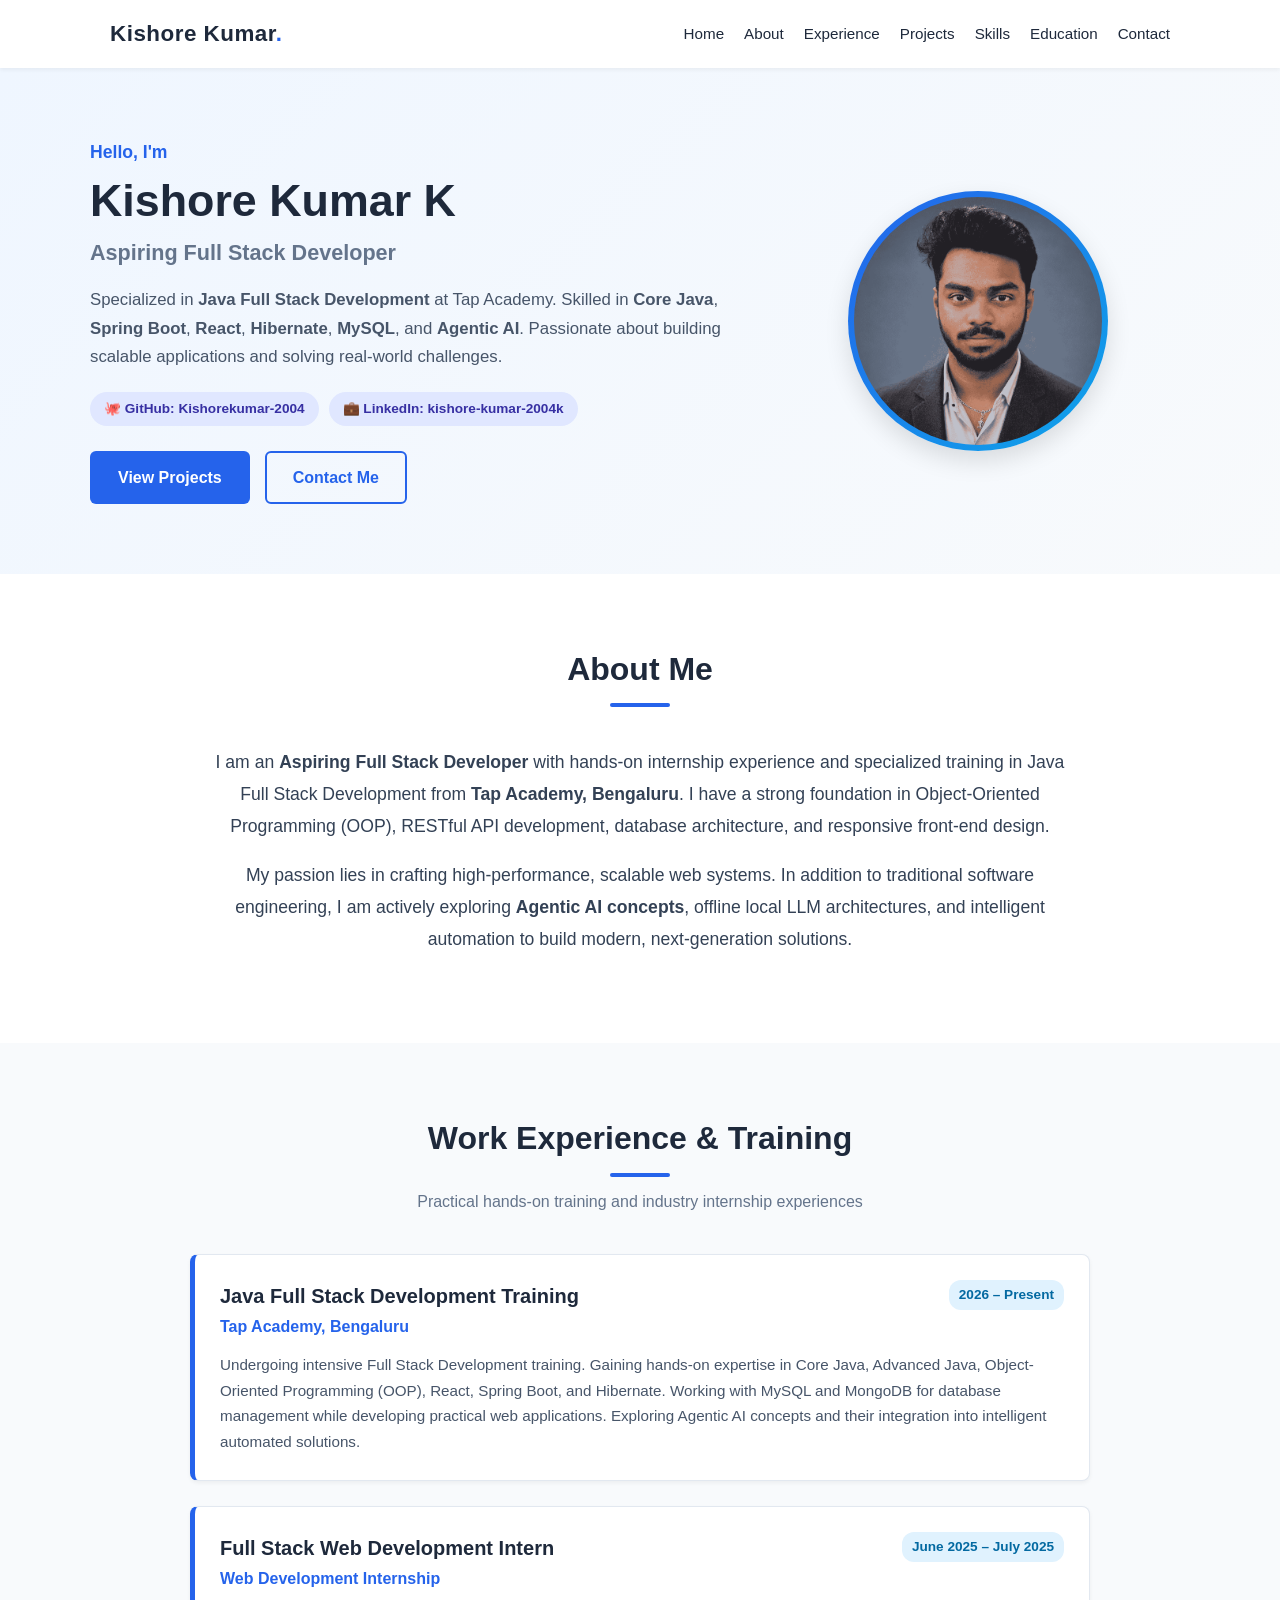
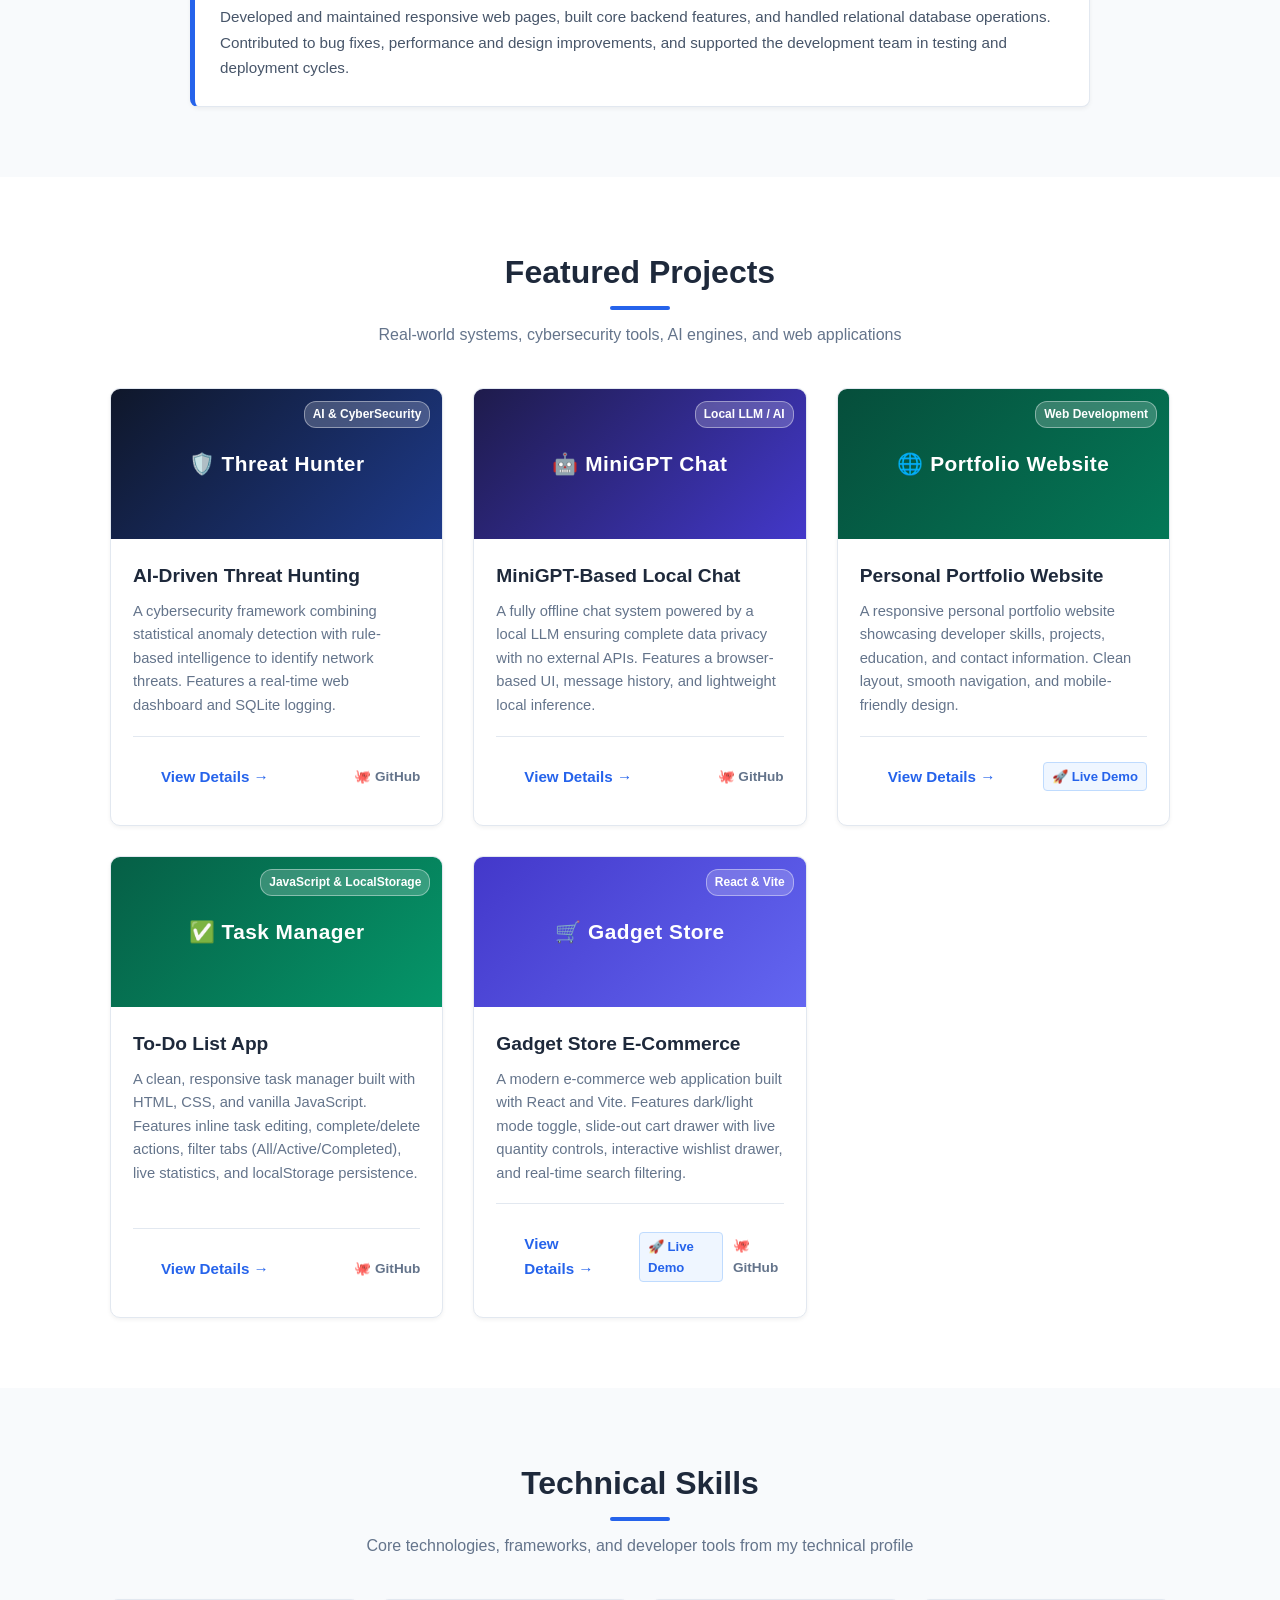
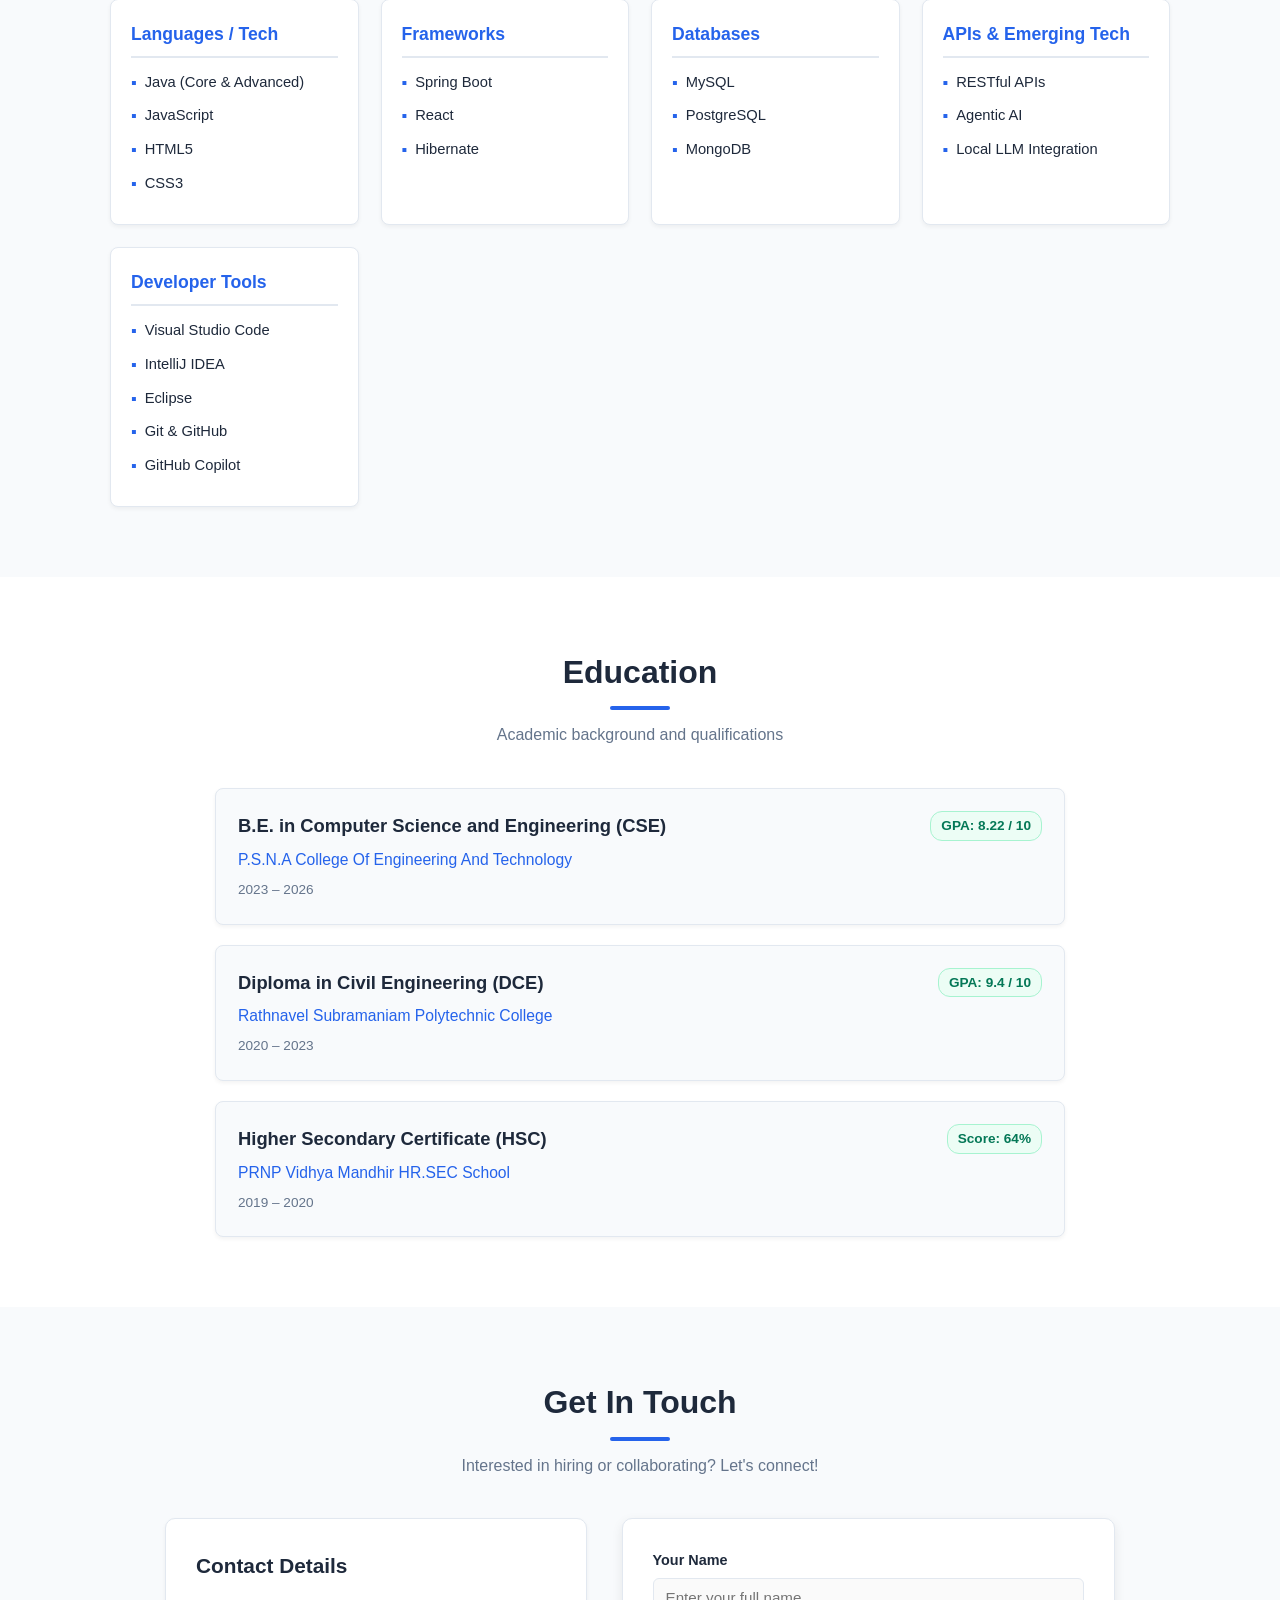
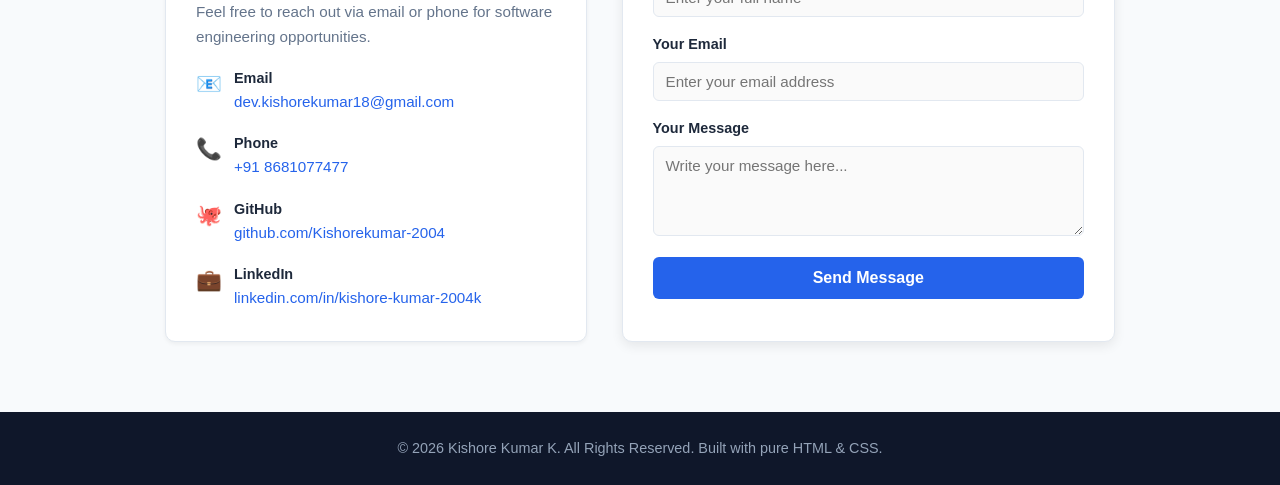
<file: index.html>
<!DOCTYPE html>
<html lang="en">
<head>
  <meta charset="UTF-8">
  <meta name="viewport" content="width=device-width, initial-scale=1.0">
  <title>Kishore Kumar K | Aspiring Full Stack Developer</title>
  <!-- Main CSS Stylesheet -->
  <link rel="stylesheet" href="style.css">
</head>
<body>

  <!-- =========================================================
       1. NAVIGATION BAR
       ========================================================= -->
  <header class="header">
    <nav class="navbar">
      <div class="logo">Kishore Kumar<span>.</span></div>
      <ul class="nav-links">
        <li><a href="#home">Home</a></li>
        <li><a href="#about">About</a></li>
        <li><a href="#experience">Experience</a></li>
        <li><a href="#projects">Projects</a></li>
        <li><a href="#skills">Skills</a></li>
        <li><a href="#education">Education</a></li>
        <li><a href="#contact">Contact</a></li>
      </ul>
    </nav>
  </header>

  <!-- =========================================================
       2. HERO SECTION
       ========================================================= -->
  <section id="home" class="hero-section">
    <div class="hero-container">
      
      <!-- Left Column: Bio & Action Buttons -->
      <div class="hero-text">
        <span class="greeting">Hello, I'm</span>
        <h1 class="hero-name">Kishore Kumar K</h1>
        <h2 class="hero-title">Aspiring Full Stack Developer</h2>
        <p class="hero-description">
          Specialized in <strong>Java Full Stack Development</strong> at Tap Academy. Skilled in 
          <strong>Core Java</strong>, <strong>Spring Boot</strong>, <strong>React</strong>, 
          <strong>Hibernate</strong>, <strong>MySQL</strong>, and <strong>Agentic AI</strong>. 
          Passionate about building scalable applications and solving real-world challenges.
        </p>

        <!-- Social / Quick Contact Badges -->
        <div class="quick-contact-bar">
          <a href="https://github.com/Kishorekumar-2004" target="_blank" class="contact-pill">🐙 GitHub: Kishorekumar-2004</a>
          <a href="https://linkedin.com/in/kishore-kumar-2004k" target="_blank" class="contact-pill">💼 LinkedIn: kishore-kumar-2004k</a>
        </div>

        <div class="hero-buttons">
          <a href="#projects" class="btn btn-primary">View Projects</a>
          <a href="#contact" class="btn btn-secondary">Contact Me</a>
        </div>
      </div>

      <!-- Right Column: Profile Image Placeholder -->
      <div class="hero-image-wrapper">
        <div class="profile-card">
          <img src="images/Kishore.png" alt="Kishore Kumar K Profile" class="profile-img">
        </div>
      </div>

    </div>
  </section>

  <!-- =========================================================
       3. ABOUT SECTION
       ========================================================= -->
  <section id="about" class="about-section">
    <div class="container">
      <div class="section-header">
        <h2 class="section-title">About Me</h2>
        <div class="section-line"></div>
      </div>
      
      <div class="about-content">
        <p class="about-text">
          I am an <strong>Aspiring Full Stack Developer</strong> with hands-on internship experience and specialized 
          training in Java Full Stack Development from <strong>Tap Academy, Bengaluru</strong>. 
          I have a strong foundation in Object-Oriented Programming (OOP), RESTful API development, database architecture, 
          and responsive front-end design.
        </p>
        <p class="about-text">
          My passion lies in crafting high-performance, scalable web systems. In addition to traditional software engineering, 
          I am actively exploring <strong>Agentic AI concepts</strong>, offline local LLM architectures, and intelligent automation 
          to build modern, next-generation solutions.
        </p>
      </div>
    </div>
  </section>

  <!-- =========================================================
       4. EXPERIENCE SECTION
       ========================================================= -->
  <section id="experience" class="experience-section">
    <div class="container">
      <div class="section-header">
        <h2 class="section-title">Work Experience &amp; Training</h2>
        <div class="section-line"></div>
        <p class="section-subtitle">Practical hands-on training and industry internship experiences</p>
      </div>

      <div class="experience-grid">
        
        <!-- Experience 1: Tap Academy -->
        <div class="experience-card">
          <div class="exp-header">
            <div>
              <h3 class="exp-role">Java Full Stack Development Training</h3>
              <h4 class="exp-company">Tap Academy, Bengaluru</h4>
            </div>
            <span class="exp-date">2026 – Present</span>
          </div>
          <p class="exp-desc">
            Undergoing intensive Full Stack Development training. Gaining hands-on expertise in Core Java, 
            Advanced Java, Object-Oriented Programming (OOP), React, Spring Boot, and Hibernate. Working with MySQL 
            and MongoDB for database management while developing practical web applications. Exploring Agentic AI concepts 
            and their integration into intelligent automated solutions.
          </p>
        </div>

        <!-- Experience 2: Full Stack Web Development Intern -->
        <div class="experience-card">
          <div class="exp-header">
            <div>
              <h3 class="exp-role">Full Stack Web Development Intern</h3>
              <h4 class="exp-company">Web Development Internship</h4>
            </div>
            <span class="exp-date">June 2025 – July 2025</span>
          </div>
          <p class="exp-desc">
            Developed and maintained responsive web pages, built core backend features, and handled relational 
            database operations. Contributed to bug fixes, performance and design improvements, and supported 
            the development team in testing and deployment cycles.
          </p>
        </div>

      </div>
    </div>
  </section>

  <!-- =========================================================
       5. PROJECTS SECTION (Updated from Resume)
       ========================================================= -->
  <section id="projects" class="projects-section">
    <div class="container">
      <div class="section-header">
        <h2 class="section-title">Featured Projects</h2>
        <div class="section-line"></div>
        <p class="section-subtitle">Real-world systems, cybersecurity tools, AI engines, and web applications</p>
      </div>

      <div class="projects-grid">
        
        <!-- Project 1: AI Threat Hunting -->
        <article class="project-card">
          <div class="project-image-box" style="background: linear-gradient(135deg, #0f172a, #1e3a8a);">
            <span class="project-tag">AI &amp; CyberSecurity</span>
            <div class="project-placeholder-preview">🛡️ Threat Hunter</div>
          </div>
          <div class="project-info">
            <h3 class="project-title">AI-Driven Threat Hunting</h3>
            <p class="project-desc">
              A cybersecurity framework combining statistical anomaly detection with rule-based intelligence 
              to identify network threats. Features a real-time web dashboard and SQLite logging.
            </p>
            <div class="project-footer-links">
              <a href="project1.html" class="btn btn-project">View Details &rarr;</a>
              <a href="https://github.com/Kishorekumar-2004" target="_blank" class="github-link">🐙 GitHub</a>
            </div>
          </div>
        </article>

        <!-- Project 2: MiniGPT Local Chat -->
        <article class="project-card">
          <div class="project-image-box" style="background: linear-gradient(135deg, #1e1b4b, #4338ca);">
            <span class="project-tag">Local LLM / AI</span>
            <div class="project-placeholder-preview">🤖 MiniGPT Chat</div>
          </div>
          <div class="project-info">
            <h3 class="project-title">MiniGPT-Based Local Chat</h3>
            <p class="project-desc">
              A fully offline chat system powered by a local LLM ensuring complete data privacy with no external APIs. 
              Features a browser-based UI, message history, and lightweight local inference.
            </p>
            <div class="project-footer-links">
              <a href="project2.html" class="btn btn-project">View Details &rarr;</a>
              <a href="https://github.com/Kishorekumar-2004" target="_blank" class="github-link">🐙 GitHub</a>
            </div>
          </div>
        </article>

        <!-- Project 3: Personal Portfolio Website -->
        <article class="project-card">
          <div class="project-image-box" style="background: linear-gradient(135deg, #064e3b, #047857);">
            <span class="project-tag">Web Development</span>
            <div class="project-placeholder-preview">🌐 Portfolio Website</div>
          </div>
          <div class="project-info">
            <h3 class="project-title">Personal Portfolio Website</h3>
            <p class="project-desc">
              A responsive personal portfolio website showcasing developer skills, projects, education, 
              and contact information. Clean layout, smooth navigation, and mobile-friendly design.
            </p>
            <div class="project-footer-links">
              <a href="project3.html" class="btn btn-project">View Details &rarr;</a>
              <div class="card-links-group">
                <a href="https://persionalportfolio-xi.vercel.app/" target="_blank" class="live-link">🚀 Live Demo</a>
              </div>
            </div>
          </div>
        </article>

        <!-- Project 4: To-Do List App -->
        <article class="project-card">
          <div class="project-image-box" style="background: linear-gradient(135deg, #065f46, #059669);">
            <span class="project-tag">JavaScript &amp; LocalStorage</span>
            <div class="project-placeholder-preview">✅ Task Manager</div>
          </div>
          <div class="project-info">
            <h3 class="project-title">To-Do List App</h3>
            <p class="project-desc">
              A clean, responsive task manager built with HTML, CSS, and vanilla JavaScript. Features inline task editing, 
              complete/delete actions, filter tabs (All/Active/Completed), live statistics, and localStorage persistence.
            </p>
            <div class="project-footer-links">
              <a href="project4.html" class="btn btn-project">View Details &rarr;</a>
              <a href="https://github.com/Kishorekumar-2004/Todo-List-App" target="_blank" class="github-link">🐙 GitHub</a>
            </div>
          </div>
        </article>

        <!-- Project 5: Gadget Store using React -->
        <article class="project-card">
          <div class="project-image-box" style="background: linear-gradient(135deg, #4338ca, #6366f1);">
            <span class="project-tag">React &amp; Vite</span>
            <div class="project-placeholder-preview">🛒 Gadget Store</div>
          </div>
          <div class="project-info">
            <h3 class="project-title">Gadget Store E-Commerce</h3>
            <p class="project-desc">
              A modern e-commerce web application built with React and Vite. Features dark/light mode toggle, 
              slide-out cart drawer with live quantity controls, interactive wishlist drawer, and real-time search filtering.
            </p>
            <div class="project-footer-links">
              <a href="project5.html" class="btn btn-project">View Details &rarr;</a>
              <div class="card-links-group">
                <a href="https://gadget-store-using-react.vercel.app/" target="_blank" class="live-link">🚀 Live Demo</a>
                <a href="https://github.com/Kishorekumar-2004/Gadget_Store-using-React" target="_blank" class="github-link">🐙 GitHub</a>
              </div>
            </div>
          </div>
        </article>

      </div>
    </div>
  </section>

  <!-- =========================================================
       6. TECHNICAL SKILLS SECTION (From Resume)
       ========================================================= -->
  <section id="skills" class="skills-section">
    <div class="container">
      <div class="section-header">
        <h2 class="section-title">Technical Skills</h2>
        <div class="section-line"></div>
        <p class="section-subtitle">Core technologies, frameworks, and developer tools from my technical profile</p>
      </div>

      <div class="skills-grid">
        
        <!-- Category 1 -->
        <div class="skill-category-card">
          <div class="skill-category-header">
            <h3>Languages / Tech</h3>
          </div>
          <ul class="skill-list">
            <li><span class="bullet">▪</span> Java (Core &amp; Advanced)</li>
            <li><span class="bullet">▪</span> JavaScript</li>
            <li><span class="bullet">▪</span> HTML5</li>
            <li><span class="bullet">▪</span> CSS3</li>
          </ul>
        </div>

        <!-- Category 2 -->
        <div class="skill-category-card">
          <div class="skill-category-header">
            <h3>Frameworks</h3>
          </div>
          <ul class="skill-list">
            <li><span class="bullet">▪</span> Spring Boot</li>
            <li><span class="bullet">▪</span> React</li>
            <li><span class="bullet">▪</span> Hibernate</li>
          </ul>
        </div>

        <!-- Category 3 -->
        <div class="skill-category-card">
          <div class="skill-category-header">
            <h3>Databases</h3>
          </div>
          <ul class="skill-list">
            <li><span class="bullet">▪</span> MySQL</li>
            <li><span class="bullet">▪</span> PostgreSQL</li>
            <li><span class="bullet">▪</span> MongoDB</li>
          </ul>
        </div>

        <!-- Category 4 -->
        <div class="skill-category-card">
          <div class="skill-category-header">
            <h3>APIs &amp; Emerging Tech</h3>
          </div>
          <ul class="skill-list">
            <li><span class="bullet">▪</span> RESTful APIs</li>
            <li><span class="bullet">▪</span> Agentic AI</li>
            <li><span class="bullet">▪</span> Local LLM Integration</li>
          </ul>
        </div>

        <!-- Category 5 -->
        <div class="skill-category-card">
          <div class="skill-category-header">
            <h3>Developer Tools</h3>
          </div>
          <ul class="skill-list">
            <li><span class="bullet">▪</span> Visual Studio Code</li>
            <li><span class="bullet">▪</span> IntelliJ IDEA</li>
            <li><span class="bullet">▪</span> Eclipse</li>
            <li><span class="bullet">▪</span> Git &amp; GitHub</li>
            <li><span class="bullet">▪</span> GitHub Copilot</li>
          </ul>
        </div>

      </div>
    </div>
  </section>

  <!-- =========================================================
       7. EDUCATION SECTION (From Resume)
       ========================================================= -->
  <section id="education" class="education-section">
    <div class="container">
      <div class="section-header">
        <h2 class="section-title">Education</h2>
        <div class="section-line"></div>
        <p class="section-subtitle">Academic background and qualifications</p>
      </div>

      <div class="education-timeline">
        
        <!-- Degree 1 -->
        <div class="edu-card">
          <div class="edu-top">
            <h3>B.E. in Computer Science and Engineering (CSE)</h3>
            <span class="edu-gpa">GPA: 8.22 / 10</span>
          </div>
          <h4 class="edu-inst">P.S.N.A College Of Engineering And Technology</h4>
          <span class="edu-duration">2023 – 2026</span>
        </div>

        <!-- Degree 2 -->
        <div class="edu-card">
          <div class="edu-top">
            <h3>Diploma in Civil Engineering (DCE)</h3>
            <span class="edu-gpa">GPA: 9.4 / 10</span>
          </div>
          <h4 class="edu-inst">Rathnavel Subramaniam Polytechnic College</h4>
          <span class="edu-duration">2020 – 2023</span>
        </div>

        <!-- Schooling -->
        <div class="edu-card">
          <div class="edu-top">
            <h3>Higher Secondary Certificate (HSC)</h3>
            <span class="edu-gpa">Score: 64%</span>
          </div>
          <h4 class="edu-inst">PRNP Vidhya Mandhir HR.SEC School</h4>
          <span class="edu-duration">2019 – 2020</span>
        </div>

      </div>
    </div>
  </section>

  <!-- =========================================================
       8. CONTACT SECTION (With real resume details)
       ========================================================= -->
  <section id="contact" class="contact-section">
    <div class="container">
      <div class="section-header">
        <h2 class="section-title">Get In Touch</h2>
        <div class="section-line"></div>
        <p class="section-subtitle">Interested in hiring or collaborating? Let's connect!</p>
      </div>

      <div class="contact-wrapper">
        
        <!-- Direct Contact Details from Resume -->
        <div class="contact-info-card">
          <h3>Contact Details</h3>
          <p>Feel free to reach out via email or phone for software engineering opportunities.</p>
          
          <div class="info-item">
            <span class="info-icon">📧</span>
            <div>
              <strong>Email</strong>
              <p><a href="mailto:dev.kishorekumar18@gmail.com">dev.kishorekumar18@gmail.com</a></p>
            </div>
          </div>

          <div class="info-item">
            <span class="info-icon">📞</span>
            <div>
              <strong>Phone</strong>
              <p><a href="tel:8681077477">+91 8681077477</a></p>
            </div>
          </div>

          <div class="info-item">
            <span class="info-icon">🐙</span>
            <div>
              <strong>GitHub</strong>
              <p><a href="https://github.com/Kishorekumar-2004" target="_blank">github.com/Kishorekumar-2004</a></p>
            </div>
          </div>

          <div class="info-item">
            <span class="info-icon">💼</span>
            <div>
              <strong>LinkedIn</strong>
              <p><a href="https://linkedin.com/in/kishore-kumar-2004k" target="_blank">linkedin.com/in/kishore-kumar-2004k</a></p>
            </div>
          </div>
        </div>

        <!-- Contact Form (Configured to send directly to your email) -->
        <div class="contact-form-wrapper">
          <form class="contact-form" action="https://formsubmit.co/dev.kishorekumar18@gmail.com" method="POST">
            <!-- Hidden configuration for FormSubmit -->
            <input type="hidden" name="_subject" value="New Portfolio Contact Message from Kishore Kumar K's Portfolio!">
            <input type="hidden" name="_template" value="table">
            <input type="hidden" name="_captcha" value="false">
            <input type="hidden" name="_next" value="https://persionalportfolio-xi.vercel.app/#contact">

            <div class="form-group">
              <label for="name">Your Name</label>
              <input type="text" id="name" name="name" placeholder="Enter your full name" required>
            </div>

            <div class="form-group">
              <label for="email">Your Email</label>
              <input type="email" id="email" name="email" placeholder="Enter your email address" required>
            </div>

            <div class="form-group">
              <label for="message">Your Message</label>
              <textarea id="message" name="message" rows="4" placeholder="Write your message here..." required></textarea>
            </div>

            <button type="submit" class="btn btn-primary btn-submit">Send Message</button>
          </form>
        </div>

      </div>
    </div>
  </section>

  <!-- =========================================================
       9. FOOTER
       ========================================================= -->
  <footer class="footer">
    <p>&copy; 2026 Kishore Kumar K. All Rights Reserved. Built with pure HTML &amp; CSS.</p>
  </footer>

</body>
</html>
</file>
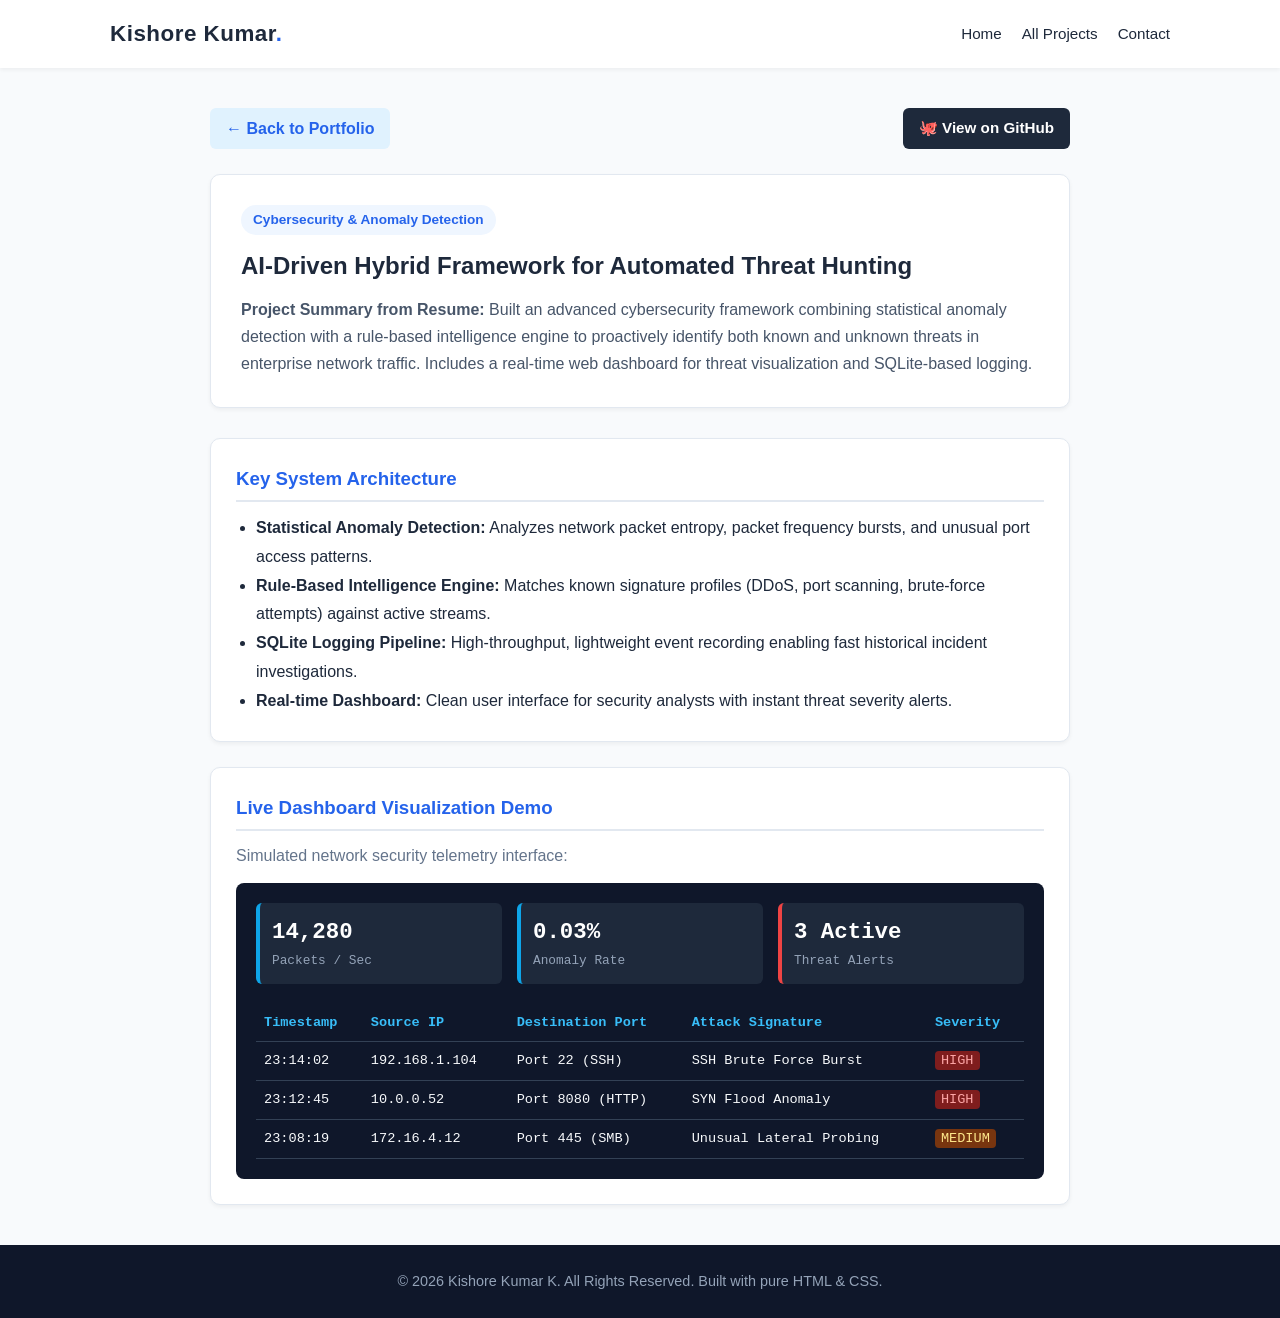
<file: project1.html>
<!DOCTYPE html>
<html lang="en">
<head>
  <meta charset="UTF-8">
  <meta name="viewport" content="width=device-width, initial-scale=1.0">
  <title>AI-Driven Threat Hunting | Kishore Kumar K</title>
  <link rel="stylesheet" href="style.css">
  <style>
    .project-page-container {
      max-width: 900px;
      margin: 40px auto;
      padding: 0 20px;
    }
    .back-nav {
      display: flex;
      justify-content: space-between;
      align-items: center;
      margin-bottom: 25px;
      flex-wrap: wrap;
      gap: 10px;
    }
    .back-link {
      display: inline-flex;
      align-items: center;
      gap: 6px;
      color: var(--primary-color);
      font-weight: 600;
      text-decoration: none;
      font-size: 1rem;
      padding: 8px 16px;
      background-color: #e0f2fe;
      border-radius: 6px;
      transition: var(--transition);
    }
    .back-link:hover {
      background-color: var(--primary-color);
      color: #ffffff;
    }
    .github-btn {
      display: inline-flex;
      align-items: center;
      gap: 8px;
      background-color: #1e293b;
      color: #ffffff;
      padding: 8px 16px;
      border-radius: 6px;
      text-decoration: none;
      font-weight: 600;
      font-size: 0.95rem;
      transition: var(--transition);
    }
    .github-btn:hover {
      background-color: #0f172a;
    }
    .project-header-card {
      background-color: #ffffff;
      padding: 30px;
      border-radius: 10px;
      border: 1px solid var(--border-color);
      margin-bottom: 30px;
      box-shadow: var(--shadow-sm);
    }
    .project-badge {
      display: inline-block;
      background: #eff6ff;
      color: var(--primary-color);
      font-size: 0.85rem;
      font-weight: 700;
      padding: 4px 12px;
      border-radius: 20px;
      margin-bottom: 12px;
    }
    .detail-card {
      background-color: #ffffff;
      padding: 25px;
      border-radius: 10px;
      border: 1px solid var(--border-color);
      margin-bottom: 25px;
      box-shadow: var(--shadow-sm);
    }
    .detail-card h3 {
      color: var(--primary-color);
      margin-bottom: 12px;
      border-bottom: 2px solid var(--border-color);
      padding-bottom: 6px;
    }
    /* Threat Hunting Dashboard Mockup */
    .dashboard-preview {
      background-color: #0f172a;
      color: #f8fafc;
      border-radius: 8px;
      padding: 20px;
      margin-top: 15px;
      font-family: 'Courier New', Courier, monospace;
    }
    .dash-stats {
      display: grid;
      grid-template-columns: repeat(auto-fit, minmax(150px, 1fr));
      gap: 15px;
      margin-bottom: 20px;
    }
    .dash-stat-box {
      background-color: #1e293b;
      padding: 12px;
      border-radius: 6px;
      border-left: 4px solid var(--secondary-color);
    }
    .dash-stat-box.alert {
      border-left-color: #ef4444;
    }
    .dash-stat-val {
      font-size: 1.4rem;
      font-weight: bold;
      color: #ffffff;
    }
    .dash-stat-lbl {
      font-size: 0.8rem;
      color: #94a3b8;
    }
    .dash-table {
      width: 100%;
      border-collapse: collapse;
      font-size: 0.85rem;
    }
    .dash-table th, .dash-table td {
      padding: 8px;
      border-bottom: 1px solid #334155;
      text-align: left;
    }
    .dash-table th {
      color: #38bdf8;
    }
    .threat-tag-high {
      background: #7f1d1d;
      color: #fca5a5;
      padding: 2px 6px;
      border-radius: 4px;
    }
    .threat-tag-med {
      background: #78350f;
      color: #fde68a;
      padding: 2px 6px;
      border-radius: 4px;
    }
  </style>
</head>
<body>

  <!-- Navigation header -->
  <header class="header">
    <nav class="navbar">
      <div class="logo">Kishore Kumar<span>.</span></div>
      <ul class="nav-links">
        <li><a href="index.html">Home</a></li>
        <li><a href="index.html#projects">All Projects</a></li>
        <li><a href="index.html#contact">Contact</a></li>
      </ul>
    </nav>
  </header>

  <main class="project-page-container">
    
    <div class="back-nav">
      <a href="index.html" class="back-link">&larr; Back to Portfolio</a>
      <a href="https://github.com/Kishorekumar-2004" target="_blank" class="github-btn">🐙 View on GitHub</a>
    </div>

    <!-- Project Overview -->
    <section class="project-header-card">
      <span class="project-badge">Cybersecurity &amp; Anomaly Detection</span>
      <h1>AI-Driven Hybrid Framework for Automated Threat Hunting</h1>
      <p style="margin-top: 10px; color: #475569; line-height: 1.7;">
        <strong>Project Summary from Resume:</strong> Built an advanced cybersecurity framework combining statistical 
        anomaly detection with a rule-based intelligence engine to proactively identify both known and unknown threats 
        in enterprise network traffic. Includes a real-time web dashboard for threat visualization and SQLite-based logging.
      </p>
    </section>

    <!-- Key Architecture & Capabilities -->
    <div class="detail-card">
      <h3>Key System Architecture</h3>
      <ul style="margin-left: 20px; line-height: 1.8;">
        <li><strong>Statistical Anomaly Detection:</strong> Analyzes network packet entropy, packet frequency bursts, and unusual port access patterns.</li>
        <li><strong>Rule-Based Intelligence Engine:</strong> Matches known signature profiles (DDoS, port scanning, brute-force attempts) against active streams.</li>
        <li><strong>SQLite Logging Pipeline:</strong> High-throughput, lightweight event recording enabling fast historical incident investigations.</li>
        <li><strong>Real-time Dashboard:</strong> Clean user interface for security analysts with instant threat severity alerts.</li>
      </ul>
    </div>

    <!-- Interactive Visual Representation -->
    <div class="detail-card">
      <h3>Live Dashboard Visualization Demo</h3>
      <p style="color: var(--text-muted);">Simulated network security telemetry interface:</p>
      
      <div class="dashboard-preview">
        <div class="dash-stats">
          <div class="dash-stat-box">
            <div class="dash-stat-val">14,280</div>
            <div class="dash-stat-lbl">Packets / Sec</div>
          </div>
          <div class="dash-stat-box">
            <div class="dash-stat-val">0.03%</div>
            <div class="dash-stat-lbl">Anomaly Rate</div>
          </div>
          <div class="dash-stat-box alert">
            <div class="dash-stat-val">3 Active</div>
            <div class="dash-stat-lbl">Threat Alerts</div>
          </div>
        </div>

        <table class="dash-table">
          <thead>
            <tr>
              <th>Timestamp</th>
              <th>Source IP</th>
              <th>Destination Port</th>
              <th>Attack Signature</th>
              <th>Severity</th>
            </tr>
          </thead>
          <tbody>
            <tr>
              <td>23:14:02</td>
              <td>192.168.1.104</td>
              <td>Port 22 (SSH)</td>
              <td>SSH Brute Force Burst</td>
              <td><span class="threat-tag-high">HIGH</span></td>
            </tr>
            <tr>
              <td>23:12:45</td>
              <td>10.0.0.52</td>
              <td>Port 8080 (HTTP)</td>
              <td>SYN Flood Anomaly</td>
              <td><span class="threat-tag-high">HIGH</span></td>
            </tr>
            <tr>
              <td>23:08:19</td>
              <td>172.16.4.12</td>
              <td>Port 445 (SMB)</td>
              <td>Unusual Lateral Probing</td>
              <td><span class="threat-tag-med">MEDIUM</span></td>
            </tr>
          </tbody>
        </table>
      </div>
    </div>

  </main>

  <footer class="footer">
    <p>&copy; 2026 Kishore Kumar K. All Rights Reserved. Built with pure HTML &amp; CSS.</p>
  </footer>

</body>
</html>
</file>
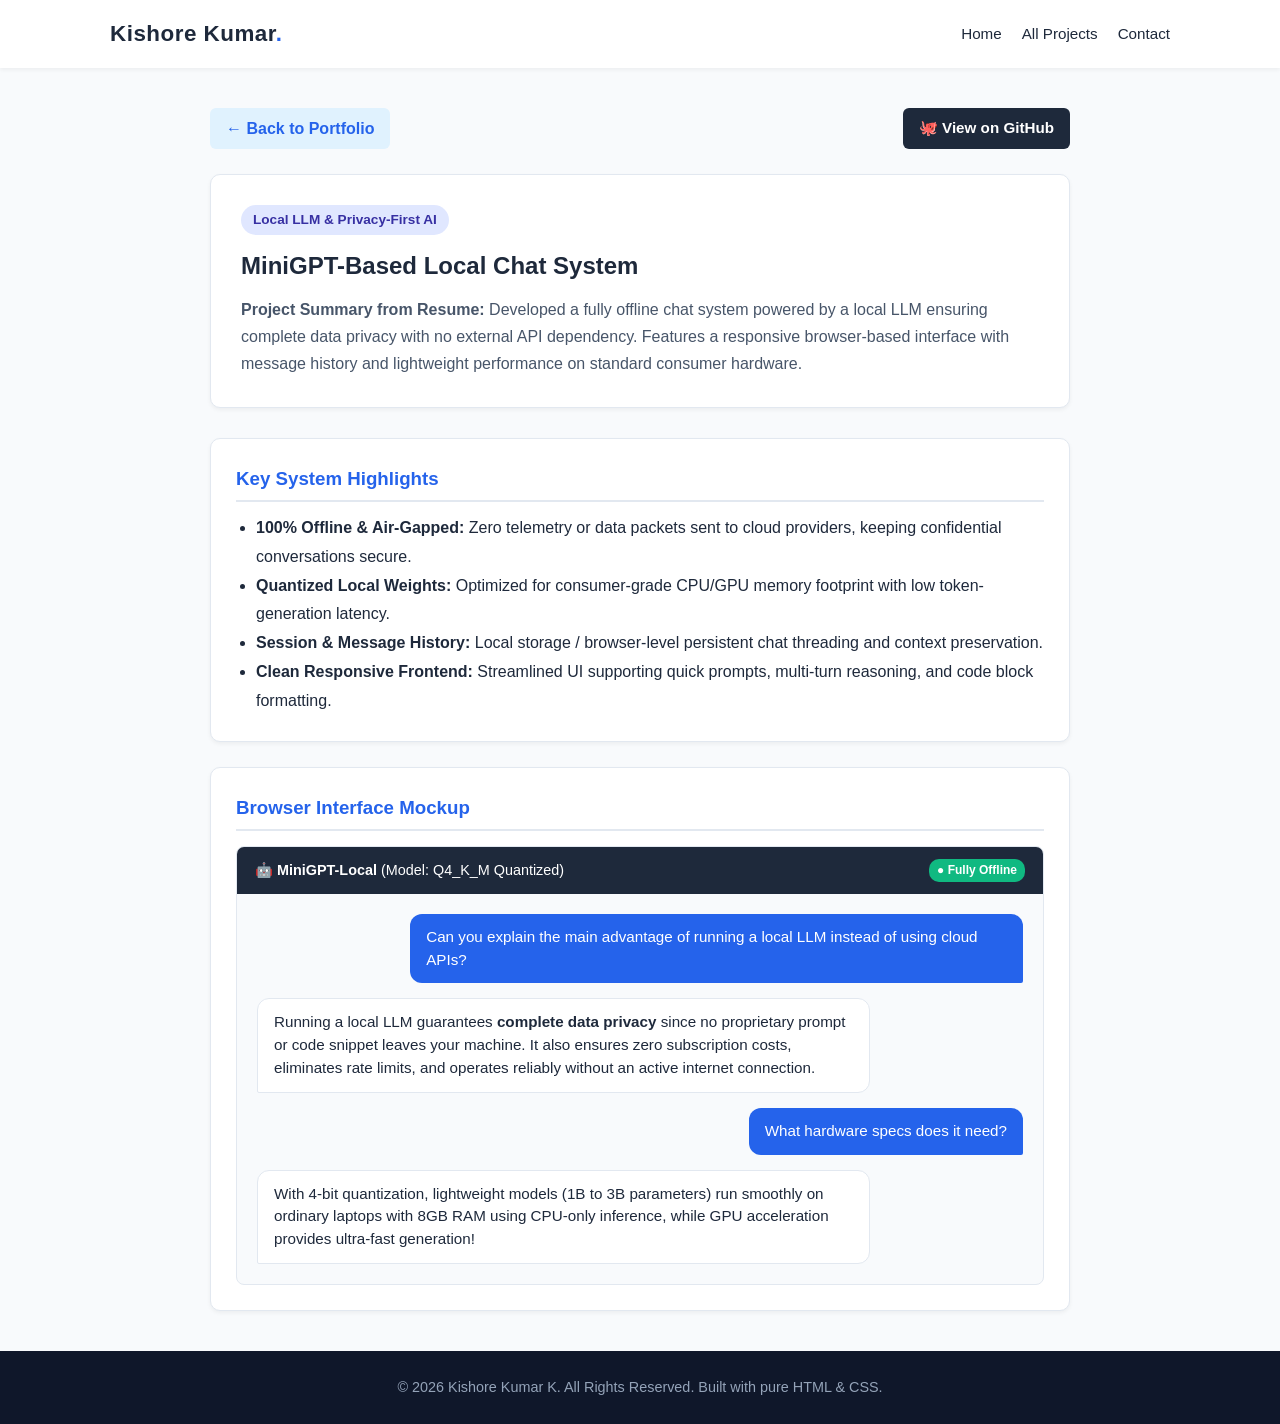
<file: project2.html>
<!DOCTYPE html>
<html lang="en">
<head>
  <meta charset="UTF-8">
  <meta name="viewport" content="width=device-width, initial-scale=1.0">
  <title>MiniGPT Local Chat System | Kishore Kumar K</title>
  <link rel="stylesheet" href="style.css">
  <style>
    .project-page-container {
      max-width: 900px;
      margin: 40px auto;
      padding: 0 20px;
    }
    .back-nav {
      display: flex;
      justify-content: space-between;
      align-items: center;
      margin-bottom: 25px;
      flex-wrap: wrap;
      gap: 10px;
    }
    .back-link {
      display: inline-flex;
      align-items: center;
      gap: 6px;
      color: var(--primary-color);
      font-weight: 600;
      text-decoration: none;
      font-size: 1rem;
      padding: 8px 16px;
      background-color: #e0f2fe;
      border-radius: 6px;
      transition: var(--transition);
    }
    .back-link:hover {
      background-color: var(--primary-color);
      color: #ffffff;
    }
    .github-btn {
      display: inline-flex;
      align-items: center;
      gap: 8px;
      background-color: #1e293b;
      color: #ffffff;
      padding: 8px 16px;
      border-radius: 6px;
      text-decoration: none;
      font-weight: 600;
      font-size: 0.95rem;
      transition: var(--transition);
    }
    .github-btn:hover {
      background-color: #0f172a;
    }
    .project-header-card {
      background-color: #ffffff;
      padding: 30px;
      border-radius: 10px;
      border: 1px solid var(--border-color);
      margin-bottom: 30px;
      box-shadow: var(--shadow-sm);
    }
    .project-badge {
      display: inline-block;
      background: #e0e7ff;
      color: #3730a3;
      font-size: 0.85rem;
      font-weight: 700;
      padding: 4px 12px;
      border-radius: 20px;
      margin-bottom: 12px;
    }
    .detail-card {
      background-color: #ffffff;
      padding: 25px;
      border-radius: 10px;
      border: 1px solid var(--border-color);
      margin-bottom: 25px;
      box-shadow: var(--shadow-sm);
    }
    .detail-card h3 {
      color: var(--primary-color);
      margin-bottom: 12px;
      border-bottom: 2px solid var(--border-color);
      padding-bottom: 6px;
    }
    /* Chat Interface Simulation */
    .chat-window {
      background-color: #f8fafc;
      border: 1px solid var(--border-color);
      border-radius: 8px;
      overflow: hidden;
      margin-top: 15px;
    }
    .chat-top-status {
      background-color: #1e293b;
      color: #ffffff;
      padding: 12px 18px;
      display: flex;
      justify-content: space-between;
      align-items: center;
      font-size: 0.9rem;
    }
    .offline-badge {
      background: #10b981;
      color: #ffffff;
      font-size: 0.75rem;
      padding: 2px 8px;
      border-radius: 10px;
      font-weight: bold;
    }
    .chat-body {
      padding: 20px;
      display: flex;
      flex-direction: column;
      gap: 15px;
    }
    .chat-bubble {
      max-width: 80%;
      padding: 12px 16px;
      border-radius: 12px;
      font-size: 0.95rem;
      line-height: 1.5;
    }
    .chat-user {
      align-self: flex-end;
      background-color: var(--primary-color);
      color: #ffffff;
      border-bottom-right-radius: 2px;
    }
    .chat-ai {
      align-self: flex-start;
      background-color: #ffffff;
      border: 1px solid var(--border-color);
      color: var(--text-main);
      border-bottom-left-radius: 2px;
    }
  </style>
</head>
<body>

  <!-- Navigation header -->
  <header class="header">
    <nav class="navbar">
      <div class="logo">Kishore Kumar<span>.</span></div>
      <ul class="nav-links">
        <li><a href="index.html">Home</a></li>
        <li><a href="index.html#projects">All Projects</a></li>
        <li><a href="index.html#contact">Contact</a></li>
      </ul>
    </nav>
  </header>

  <main class="project-page-container">
    
    <div class="back-nav">
      <a href="index.html" class="back-link">&larr; Back to Portfolio</a>
      <a href="https://github.com/Kishorekumar-2004" target="_blank" class="github-btn">🐙 View on GitHub</a>
    </div>

    <!-- Project Overview -->
    <section class="project-header-card">
      <span class="project-badge">Local LLM &amp; Privacy-First AI</span>
      <h1>MiniGPT-Based Local Chat System</h1>
      <p style="margin-top: 10px; color: #475569; line-height: 1.7;">
        <strong>Project Summary from Resume:</strong> Developed a fully offline chat system powered by a local LLM 
        ensuring complete data privacy with no external API dependency. Features a responsive browser-based interface 
        with message history and lightweight performance on standard consumer hardware.
      </p>
    </section>

    <!-- Key Architecture & Features -->
    <div class="detail-card">
      <h3>Key System Highlights</h3>
      <ul style="margin-left: 20px; line-height: 1.8;">
        <li><strong>100% Offline &amp; Air-Gapped:</strong> Zero telemetry or data packets sent to cloud providers, keeping confidential conversations secure.</li>
        <li><strong>Quantized Local Weights:</strong> Optimized for consumer-grade CPU/GPU memory footprint with low token-generation latency.</li>
        <li><strong>Session &amp; Message History:</strong> Local storage / browser-level persistent chat threading and context preservation.</li>
        <li><strong>Clean Responsive Frontend:</strong> Streamlined UI supporting quick prompts, multi-turn reasoning, and code block formatting.</li>
      </ul>
    </div>

    <!-- Interactive UI Simulation -->
    <div class="detail-card">
      <h3>Browser Interface Mockup</h3>
      <div class="chat-window">
        <div class="chat-top-status">
          <span>🤖 <strong>MiniGPT-Local</strong> (Model: Q4_K_M Quantized)</span>
          <span class="offline-badge">● Fully Offline</span>
        </div>
        <div class="chat-body">
          <div class="chat-bubble chat-user">
            Can you explain the main advantage of running a local LLM instead of using cloud APIs?
          </div>
          <div class="chat-bubble chat-ai">
            Running a local LLM guarantees <strong>complete data privacy</strong> since no proprietary prompt or code snippet leaves your machine. It also ensures zero subscription costs, eliminates rate limits, and operates reliably without an active internet connection.
          </div>
          <div class="chat-bubble chat-user">
            What hardware specs does it need?
          </div>
          <div class="chat-bubble chat-ai">
            With 4-bit quantization, lightweight models (1B to 3B parameters) run smoothly on ordinary laptops with 8GB RAM using CPU-only inference, while GPU acceleration provides ultra-fast generation!
          </div>
        </div>
      </div>
    </div>

  </main>

  <footer class="footer">
    <p>&copy; 2026 Kishore Kumar K. All Rights Reserved. Built with pure HTML &amp; CSS.</p>
  </footer>

</body>
</html>
</file>
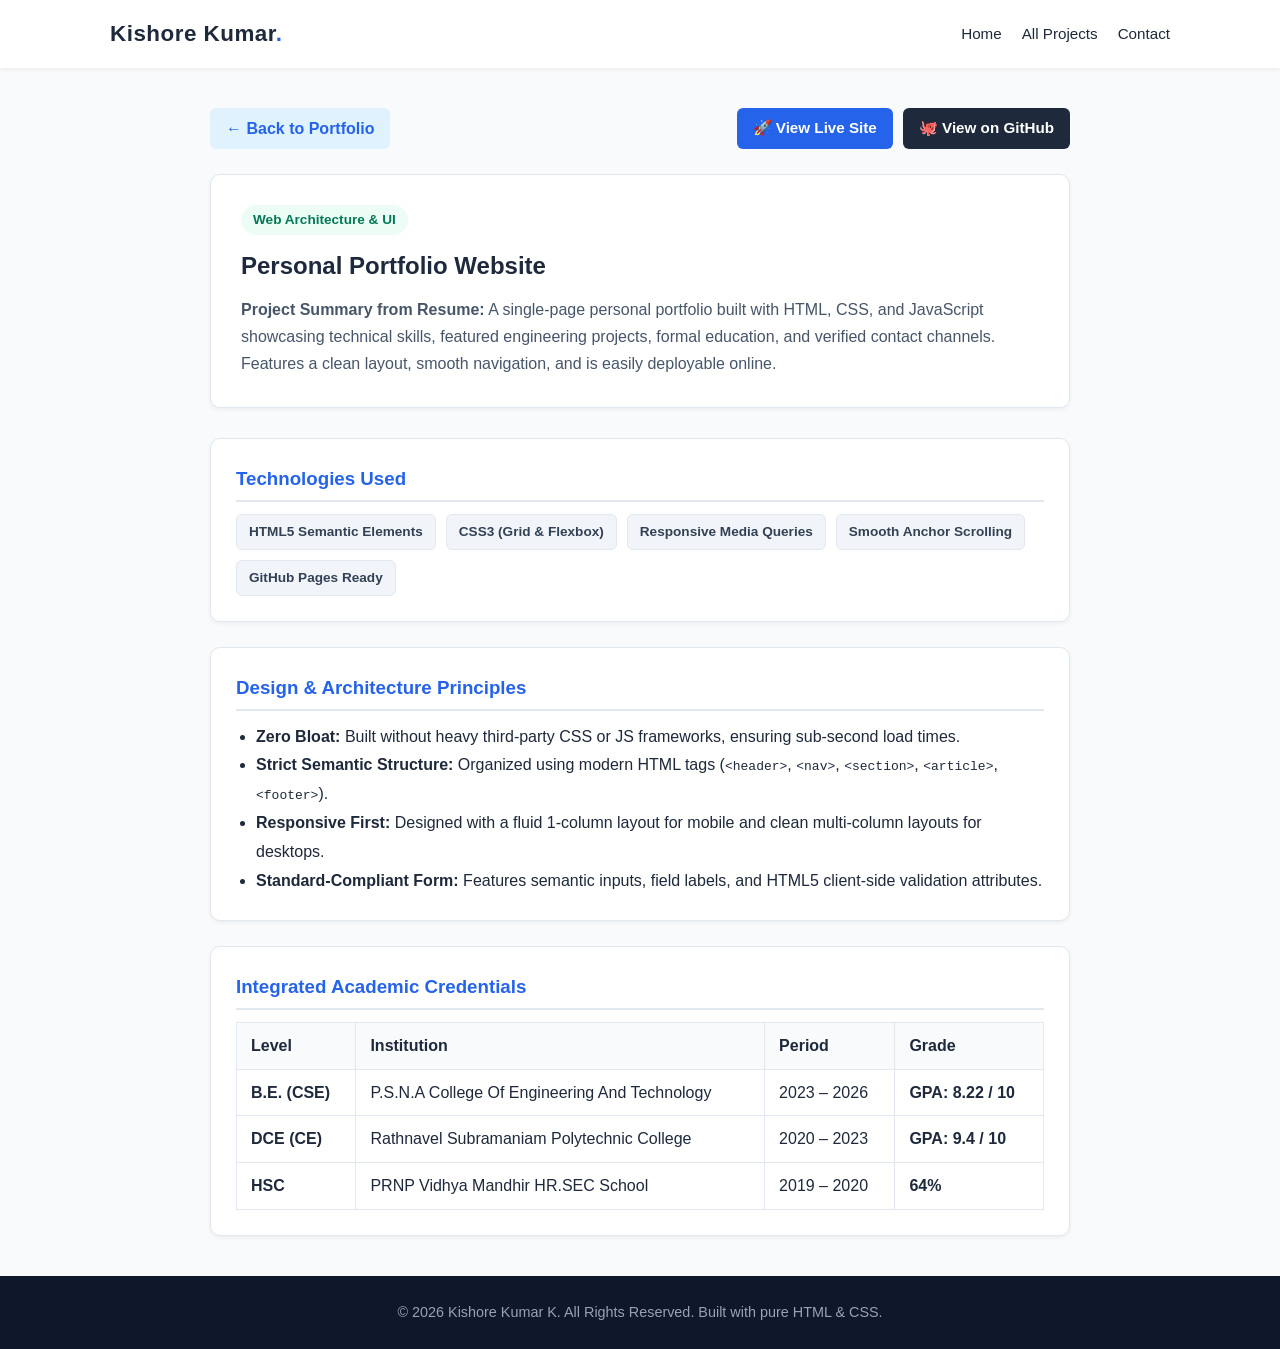
<file: project3.html>
<!DOCTYPE html>
<html lang="en">
<head>
  <meta charset="UTF-8">
  <meta name="viewport" content="width=device-width, initial-scale=1.0">
  <title>Personal Portfolio Website | Kishore Kumar K</title>
  <link rel="stylesheet" href="style.css">
  <style>
    .project-page-container {
      max-width: 900px;
      margin: 40px auto;
      padding: 0 20px;
    }
    .back-nav {
      display: flex;
      justify-content: space-between;
      align-items: center;
      margin-bottom: 25px;
      flex-wrap: wrap;
      gap: 10px;
    }
    .back-link {
      display: inline-flex;
      align-items: center;
      gap: 6px;
      color: var(--primary-color);
      font-weight: 600;
      text-decoration: none;
      font-size: 1rem;
      padding: 8px 16px;
      background-color: #e0f2fe;
      border-radius: 6px;
      transition: var(--transition);
    }
    .back-link:hover {
      background-color: var(--primary-color);
      color: #ffffff;
    }
    .github-btn {
      display: inline-flex;
      align-items: center;
      gap: 8px;
      background-color: #1e293b;
      color: #ffffff;
      padding: 8px 16px;
      border-radius: 6px;
      text-decoration: none;
      font-weight: 600;
      font-size: 0.95rem;
      transition: var(--transition);
    }
    .github-btn:hover {
      background-color: #0f172a;
    }
    .project-header-card {
      background-color: #ffffff;
      padding: 30px;
      border-radius: 10px;
      border: 1px solid var(--border-color);
      margin-bottom: 30px;
      box-shadow: var(--shadow-sm);
    }
    .project-badge {
      display: inline-block;
      background: #ecfdf5;
      color: #047857;
      font-size: 0.85rem;
      font-weight: 700;
      padding: 4px 12px;
      border-radius: 20px;
      margin-bottom: 12px;
    }
    .detail-card {
      background-color: #ffffff;
      padding: 25px;
      border-radius: 10px;
      border: 1px solid var(--border-color);
      margin-bottom: 25px;
      box-shadow: var(--shadow-sm);
    }
    .detail-card h3 {
      color: var(--primary-color);
      margin-bottom: 12px;
      border-bottom: 2px solid var(--border-color);
      padding-bottom: 6px;
    }
    .tech-stack-row {
      display: flex;
      flex-wrap: wrap;
      gap: 10px;
      margin-top: 10px;
    }
    .tech-tag {
      background-color: #f1f5f9;
      color: #334155;
      padding: 6px 12px;
      border-radius: 6px;
      font-size: 0.85rem;
      font-weight: 600;
      border: 1px solid var(--border-color);
    }
    .edu-summary-table {
      width: 100%;
      border-collapse: collapse;
      margin-top: 10px;
    }
    .edu-summary-table th, .edu-summary-table td {
      border: 1px solid var(--border-color);
      padding: 10px 14px;
      text-align: left;
    }
    .edu-summary-table th {
      background-color: #f8fafc;
      color: var(--text-main);
    }
  </style>
</head>
<body>

  <!-- Navigation header -->
  <header class="header">
    <nav class="navbar">
      <div class="logo">Kishore Kumar<span>.</span></div>
      <ul class="nav-links">
        <li><a href="index.html">Home</a></li>
        <li><a href="index.html#projects">All Projects</a></li>
        <li><a href="index.html#contact">Contact</a></li>
      </ul>
    </nav>
  </header>

  <main class="project-page-container">
    
    <div class="back-nav">
      <a href="index.html" class="back-link">&larr; Back to Portfolio</a>
      <div style="display: flex; gap: 10px; flex-wrap: wrap;">
        <a href="https://persionalportfolio-xi.vercel.app/" target="_blank" style="background-color: var(--primary-color); color: #ffffff; padding: 8px 16px; border-radius: 6px; text-decoration: none; font-weight: 600; font-size: 0.95rem;">🚀 View Live Site</a>
        <a href="https://github.com/Kishorekumar-2004" target="_blank" class="github-btn">🐙 View on GitHub</a>
      </div>
    </div>

    <!-- Project Overview -->
    <section class="project-header-card">
      <span class="project-badge">Web Architecture &amp; UI</span>
      <h1>Personal Portfolio Website</h1>
      <p style="margin-top: 10px; color: #475569; line-height: 1.7;">
        <strong>Project Summary from Resume:</strong> A single-page personal portfolio built with HTML, CSS, and 
        JavaScript showcasing technical skills, featured engineering projects, formal education, and verified contact 
        channels. Features a clean layout, smooth navigation, and is easily deployable online.
      </p>
    </section>

    <!-- Technologies Used -->
    <div class="detail-card">
      <h3>Technologies Used</h3>
      <div class="tech-stack-row">
        <span class="tech-tag">HTML5 Semantic Elements</span>
        <span class="tech-tag">CSS3 (Grid &amp; Flexbox)</span>
        <span class="tech-tag">Responsive Media Queries</span>
        <span class="tech-tag">Smooth Anchor Scrolling</span>
        <span class="tech-tag">GitHub Pages Ready</span>
      </div>
    </div>

    <!-- Architecture & Design Principles -->
    <div class="detail-card">
      <h3>Design &amp; Architecture Principles</h3>
      <ul style="margin-left: 20px; line-height: 1.8;">
        <li><strong>Zero Bloat:</strong> Built without heavy third-party CSS or JS frameworks, ensuring sub-second load times.</li>
        <li><strong>Strict Semantic Structure:</strong> Organized using modern HTML tags (<code>&lt;header&gt;</code>, <code>&lt;nav&gt;</code>, <code>&lt;section&gt;</code>, <code>&lt;article&gt;</code>, <code>&lt;footer&gt;</code>).</li>
        <li><strong>Responsive First:</strong> Designed with a fluid 1-column layout for mobile and clean multi-column layouts for desktops.</li>
        <li><strong>Standard-Compliant Form:</strong> Features semantic inputs, field labels, and HTML5 client-side validation attributes.</li>
      </ul>
    </div>

    <!-- Resume Education Overview -->
    <div class="detail-card">
      <h3>Integrated Academic Credentials</h3>
      <table class="edu-summary-table">
        <thead>
          <tr>
            <th>Level</th>
            <th>Institution</th>
            <th>Period</th>
            <th>Grade</th>
          </tr>
        </thead>
        <tbody>
          <tr>
            <td><strong>B.E. (CSE)</strong></td>
            <td>P.S.N.A College Of Engineering And Technology</td>
            <td>2023 – 2026</td>
            <td><strong>GPA: 8.22 / 10</strong></td>
          </tr>
          <tr>
            <td><strong>DCE (CE)</strong></td>
            <td>Rathnavel Subramaniam Polytechnic College</td>
            <td>2020 – 2023</td>
            <td><strong>GPA: 9.4 / 10</strong></td>
          </tr>
          <tr>
            <td><strong>HSC</strong></td>
            <td>PRNP Vidhya Mandhir HR.SEC School</td>
            <td>2019 – 2020</td>
            <td><strong>64%</strong></td>
          </tr>
        </tbody>
      </table>
    </div>

  </main>

  <footer class="footer">
    <p>&copy; 2026 Kishore Kumar K. All Rights Reserved. Built with pure HTML &amp; CSS.</p>
  </footer>

</body>
</html>
</file>
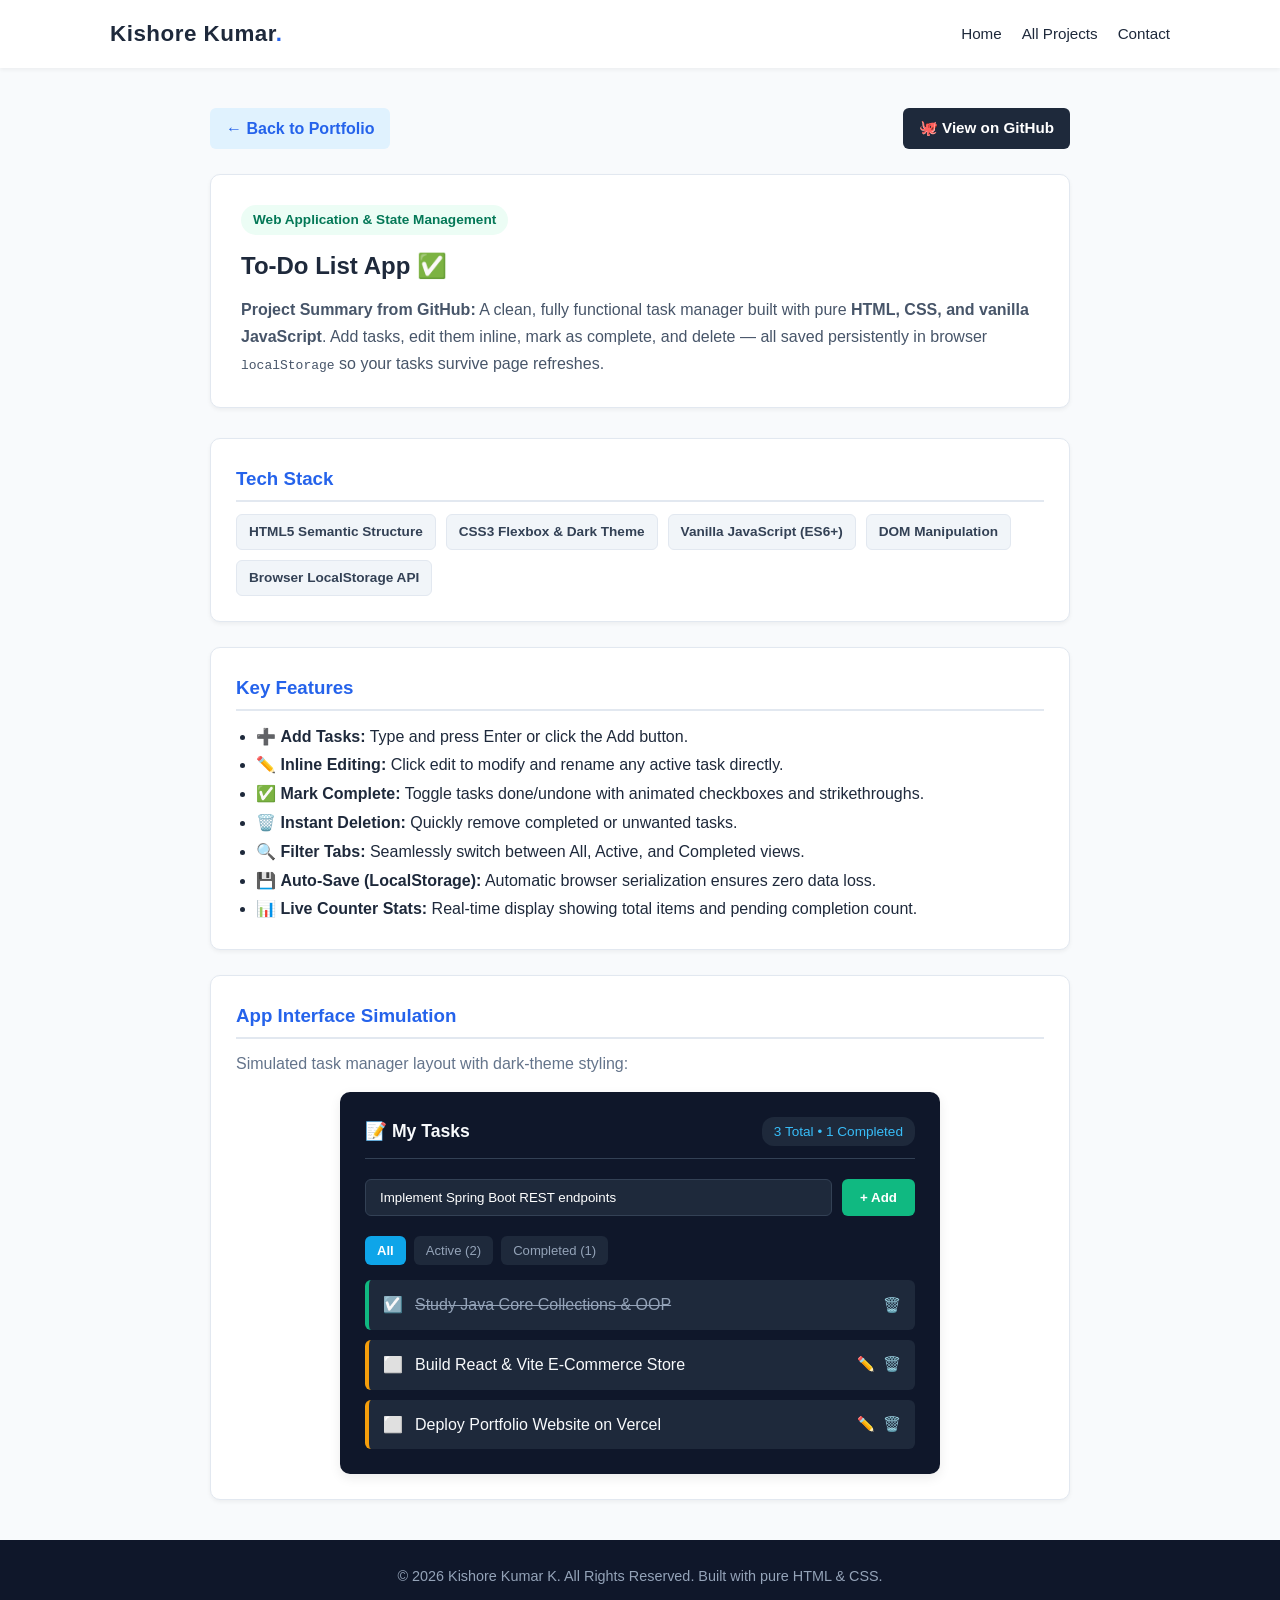
<file: project4.html>
<!DOCTYPE html>
<html lang="en">
<head>
  <meta charset="UTF-8">
  <meta name="viewport" content="width=device-width, initial-scale=1.0">
  <title>To-Do List App | Kishore Kumar K</title>
  <link rel="stylesheet" href="style.css">
  <style>
    .project-page-container {
      max-width: 900px;
      margin: 40px auto;
      padding: 0 20px;
    }
    .back-nav {
      display: flex;
      justify-content: space-between;
      align-items: center;
      margin-bottom: 25px;
      flex-wrap: wrap;
      gap: 10px;
    }
    .back-link {
      display: inline-flex;
      align-items: center;
      gap: 6px;
      color: var(--primary-color);
      font-weight: 600;
      text-decoration: none;
      font-size: 1rem;
      padding: 8px 16px;
      background-color: #e0f2fe;
      border-radius: 6px;
      transition: var(--transition);
    }
    .back-link:hover {
      background-color: var(--primary-color);
      color: #ffffff;
    }
    .github-btn {
      display: inline-flex;
      align-items: center;
      gap: 8px;
      background-color: #1e293b;
      color: #ffffff;
      padding: 8px 16px;
      border-radius: 6px;
      text-decoration: none;
      font-weight: 600;
      font-size: 0.95rem;
      transition: var(--transition);
    }
    .github-btn:hover {
      background-color: #0f172a;
    }
    .project-header-card {
      background-color: #ffffff;
      padding: 30px;
      border-radius: 10px;
      border: 1px solid var(--border-color);
      margin-bottom: 30px;
      box-shadow: var(--shadow-sm);
    }
    .project-badge {
      display: inline-block;
      background: #ecfdf5;
      color: #047857;
      font-size: 0.85rem;
      font-weight: 700;
      padding: 4px 12px;
      border-radius: 20px;
      margin-bottom: 12px;
    }
    .detail-card {
      background-color: #ffffff;
      padding: 25px;
      border-radius: 10px;
      border: 1px solid var(--border-color);
      margin-bottom: 25px;
      box-shadow: var(--shadow-sm);
    }
    .detail-card h3 {
      color: var(--primary-color);
      margin-bottom: 12px;
      border-bottom: 2px solid var(--border-color);
      padding-bottom: 6px;
    }
    .tech-stack-row {
      display: flex;
      flex-wrap: wrap;
      gap: 10px;
      margin-top: 10px;
    }
    .tech-tag {
      background-color: #f1f5f9;
      color: #334155;
      padding: 6px 12px;
      border-radius: 6px;
      font-size: 0.85rem;
      font-weight: 600;
      border: 1px solid var(--border-color);
    }
    /* Interactive Todo Mockup */
    .todo-app-preview {
      background-color: #0f172a;
      color: #f8fafc;
      border-radius: 10px;
      padding: 25px;
      margin-top: 15px;
      font-family: inherit;
      max-width: 600px;
      margin-left: auto;
      margin-right: auto;
      box-shadow: var(--shadow-md);
    }
    .todo-top-stats {
      display: flex;
      justify-content: space-between;
      align-items: center;
      margin-bottom: 20px;
      padding-bottom: 12px;
      border-bottom: 1px solid #334155;
    }
    .todo-stat-pill {
      background-color: #1e293b;
      padding: 4px 12px;
      border-radius: 12px;
      font-size: 0.85rem;
      color: #38bdf8;
    }
    .todo-input-bar {
      display: flex;
      gap: 10px;
      margin-bottom: 20px;
    }
    .todo-input-bar input {
      flex: 1;
      background: #1e293b;
      border: 1px solid #334155;
      color: #ffffff;
      padding: 10px 14px;
      border-radius: 6px;
      outline: none;
    }
    .todo-input-bar button {
      background: #10b981;
      color: #ffffff;
      border: none;
      padding: 10px 18px;
      border-radius: 6px;
      font-weight: bold;
      cursor: pointer;
    }
    .todo-tabs {
      display: flex;
      gap: 8px;
      margin-bottom: 15px;
    }
    .todo-tab {
      padding: 4px 12px;
      border-radius: 6px;
      font-size: 0.82rem;
      background: #1e293b;
      color: #94a3b8;
      cursor: pointer;
    }
    .todo-tab.active {
      background: #0ea5e9;
      color: #ffffff;
      font-weight: bold;
    }
    .todo-list {
      list-style: none;
      display: flex;
      flex-direction: column;
      gap: 10px;
    }
    .todo-item {
      display: flex;
      align-items: center;
      justify-content: space-between;
      background: #1e293b;
      padding: 12px 14px;
      border-radius: 6px;
      border-left: 4px solid #10b981;
    }
    .todo-item.pending {
      border-left-color: #f59e0b;
    }
    .todo-left {
      display: flex;
      align-items: center;
      gap: 12px;
    }
    .todo-completed-text {
      text-decoration: line-through;
      color: #94a3b8;
    }
    .todo-actions {
      display: flex;
      gap: 8px;
      font-size: 0.9rem;
    }
    .todo-btn-edit {
      color: #38bdf8;
      cursor: pointer;
    }
    .todo-btn-del {
      color: #f87171;
      cursor: pointer;
    }
  </style>
</head>
<body>

  <!-- Navigation header -->
  <header class="header">
    <nav class="navbar">
      <div class="logo">Kishore Kumar<span>.</span></div>
      <ul class="nav-links">
        <li><a href="index.html">Home</a></li>
        <li><a href="index.html#projects">All Projects</a></li>
        <li><a href="index.html#contact">Contact</a></li>
      </ul>
    </nav>
  </header>

  <main class="project-page-container">
    
    <div class="back-nav">
      <a href="index.html" class="back-link">&larr; Back to Portfolio</a>
      <a href="https://github.com/Kishorekumar-2004/Todo-List-App" target="_blank" class="github-btn">🐙 View on GitHub</a>
    </div>

    <!-- Project Overview -->
    <section class="project-header-card">
      <span class="project-badge">Web Application &amp; State Management</span>
      <h1>To-Do List App ✅</h1>
      <p style="margin-top: 10px; color: #475569; line-height: 1.7;">
        <strong>Project Summary from GitHub:</strong> A clean, fully functional task manager built with pure 
        <strong>HTML, CSS, and vanilla JavaScript</strong>. Add tasks, edit them inline, mark as complete, 
        and delete — all saved persistently in browser <code>localStorage</code> so your tasks survive page refreshes.
      </p>
    </section>

    <!-- Technologies Used -->
    <div class="detail-card">
      <h3>Tech Stack</h3>
      <div class="tech-stack-row">
        <span class="tech-tag">HTML5 Semantic Structure</span>
        <span class="tech-tag">CSS3 Flexbox &amp; Dark Theme</span>
        <span class="tech-tag">Vanilla JavaScript (ES6+)</span>
        <span class="tech-tag">DOM Manipulation</span>
        <span class="tech-tag">Browser LocalStorage API</span>
      </div>
    </div>

    <!-- Key Features -->
    <div class="detail-card">
      <h3>Key Features</h3>
      <ul style="margin-left: 20px; line-height: 1.8;">
        <li>➕ <strong>Add Tasks:</strong> Type and press Enter or click the Add button.</li>
        <li>✏️ <strong>Inline Editing:</strong> Click edit to modify and rename any active task directly.</li>
        <li>✅ <strong>Mark Complete:</strong> Toggle tasks done/undone with animated checkboxes and strikethroughs.</li>
        <li>🗑️ <strong>Instant Deletion:</strong> Quickly remove completed or unwanted tasks.</li>
        <li>🔍 <strong>Filter Tabs:</strong> Seamlessly switch between All, Active, and Completed views.</li>
        <li>💾 <strong>Auto-Save (LocalStorage):</strong> Automatic browser serialization ensures zero data loss.</li>
        <li>📊 <strong>Live Counter Stats:</strong> Real-time display showing total items and pending completion count.</li>
      </ul>
    </div>

    <!-- Interactive UI Simulation -->
    <div class="detail-card">
      <h3>App Interface Simulation</h3>
      <p style="color: var(--text-muted); margin-bottom: 15px;">Simulated task manager layout with dark-theme styling:</p>
      
      <div class="todo-app-preview">
        <div class="todo-top-stats">
          <span style="font-weight: bold; font-size: 1.1rem;">📝 My Tasks</span>
          <span class="todo-stat-pill">3 Total • 1 Completed</span>
        </div>

        <div class="todo-input-bar">
          <input type="text" value="Implement Spring Boot REST endpoints" readonly>
          <button type="button">+ Add</button>
        </div>

        <div class="todo-tabs">
          <span class="todo-tab active">All</span>
          <span class="todo-tab">Active (2)</span>
          <span class="todo-tab">Completed (1)</span>
        </div>

        <ul class="todo-list">
          <li class="todo-item">
            <div class="todo-left">
              <span>☑️</span>
              <span class="todo-completed-text">Study Java Core Collections &amp; OOP</span>
            </div>
            <div class="todo-actions">
              <span class="todo-btn-del">🗑️</span>
            </div>
          </li>
          <li class="todo-item pending">
            <div class="todo-left">
              <span>⬜</span>
              <span>Build React &amp; Vite E-Commerce Store</span>
            </div>
            <div class="todo-actions">
              <span class="todo-btn-edit">✏️</span>
              <span class="todo-btn-del">🗑️</span>
            </div>
          </li>
          <li class="todo-item pending">
            <div class="todo-left">
              <span>⬜</span>
              <span>Deploy Portfolio Website on Vercel</span>
            </div>
            <div class="todo-actions">
              <span class="todo-btn-edit">✏️</span>
              <span class="todo-btn-del">🗑️</span>
            </div>
          </li>
        </ul>
      </div>
    </div>

  </main>

  <footer class="footer">
    <p>&copy; 2026 Kishore Kumar K. All Rights Reserved. Built with pure HTML &amp; CSS.</p>
  </footer>

</body>
</html>
</file>
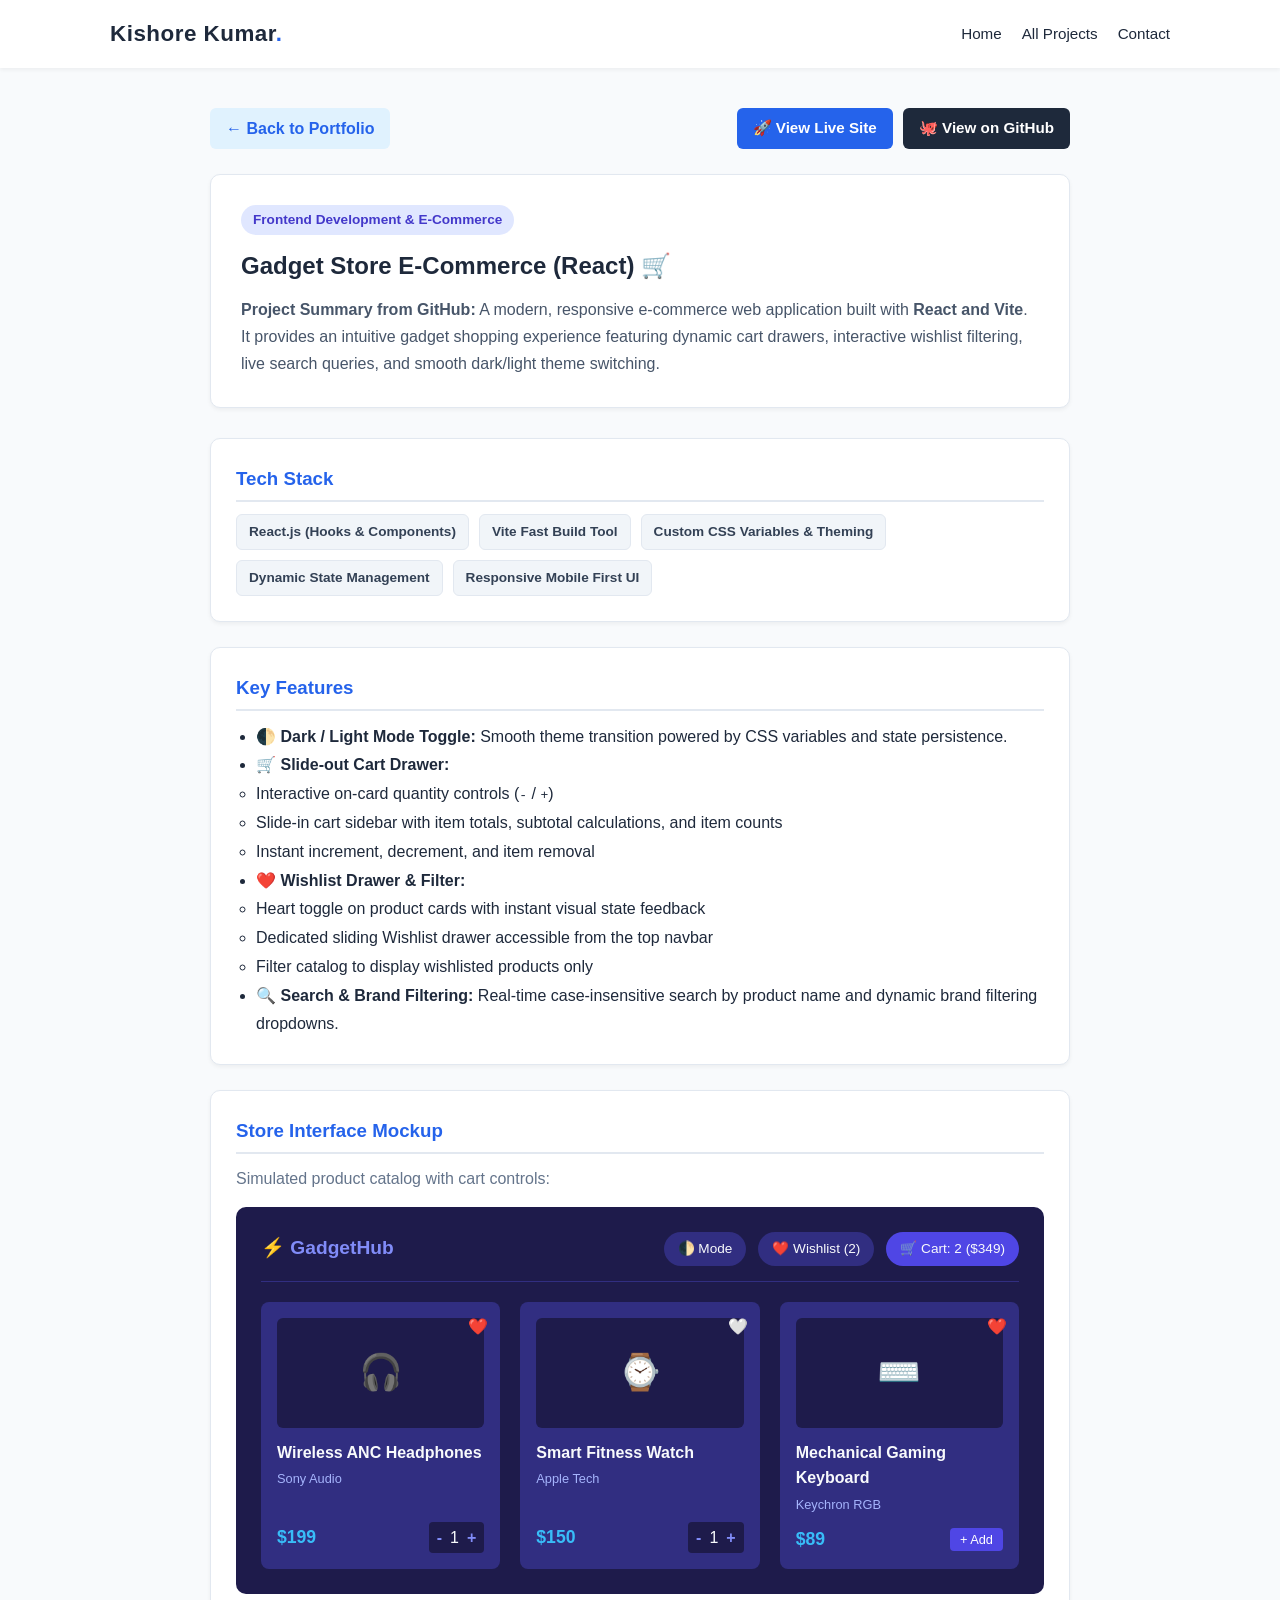
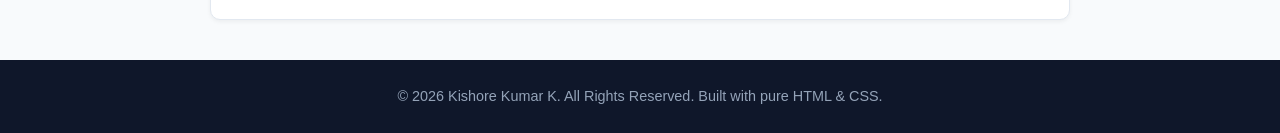
<file: project5.html>
<!DOCTYPE html>
<html lang="en">
<head>
  <meta charset="UTF-8">
  <meta name="viewport" content="width=device-width, initial-scale=1.0">
  <title>Gadget Store E-Commerce (React) | Kishore Kumar K</title>
  <link rel="stylesheet" href="style.css">
  <style>
    .project-page-container {
      max-width: 900px;
      margin: 40px auto;
      padding: 0 20px;
    }
    .back-nav {
      display: flex;
      justify-content: space-between;
      align-items: center;
      margin-bottom: 25px;
      flex-wrap: wrap;
      gap: 10px;
    }
    .back-link {
      display: inline-flex;
      align-items: center;
      gap: 6px;
      color: var(--primary-color);
      font-weight: 600;
      text-decoration: none;
      font-size: 1rem;
      padding: 8px 16px;
      background-color: #e0f2fe;
      border-radius: 6px;
      transition: var(--transition);
    }
    .back-link:hover {
      background-color: var(--primary-color);
      color: #ffffff;
    }
    .github-btn {
      display: inline-flex;
      align-items: center;
      gap: 8px;
      background-color: #1e293b;
      color: #ffffff;
      padding: 8px 16px;
      border-radius: 6px;
      text-decoration: none;
      font-weight: 600;
      font-size: 0.95rem;
      transition: var(--transition);
    }
    .github-btn:hover {
      background-color: #0f172a;
    }
    .project-header-card {
      background-color: #ffffff;
      padding: 30px;
      border-radius: 10px;
      border: 1px solid var(--border-color);
      margin-bottom: 30px;
      box-shadow: var(--shadow-sm);
    }
    .project-badge {
      display: inline-block;
      background: #e0e7ff;
      color: #4338ca;
      font-size: 0.85rem;
      font-weight: 700;
      padding: 4px 12px;
      border-radius: 20px;
      margin-bottom: 12px;
    }
    .detail-card {
      background-color: #ffffff;
      padding: 25px;
      border-radius: 10px;
      border: 1px solid var(--border-color);
      margin-bottom: 25px;
      box-shadow: var(--shadow-sm);
    }
    .detail-card h3 {
      color: var(--primary-color);
      margin-bottom: 12px;
      border-bottom: 2px solid var(--border-color);
      padding-bottom: 6px;
    }
    .tech-stack-row {
      display: flex;
      flex-wrap: wrap;
      gap: 10px;
      margin-top: 10px;
    }
    .tech-tag {
      background-color: #f1f5f9;
      color: #334155;
      padding: 6px 12px;
      border-radius: 6px;
      font-size: 0.85rem;
      font-weight: 600;
      border: 1px solid var(--border-color);
    }
    /* E-Commerce Store Mockup */
    .store-mockup {
      background: #1e1b4b;
      color: #f8fafc;
      border-radius: 10px;
      padding: 25px;
      margin-top: 15px;
    }
    .store-navbar {
      display: flex;
      justify-content: space-between;
      align-items: center;
      padding-bottom: 15px;
      border-bottom: 1px solid #312e81;
      margin-bottom: 20px;
      flex-wrap: wrap;
      gap: 10px;
    }
    .store-brand {
      font-size: 1.2rem;
      font-weight: 700;
      color: #818cf8;
    }
    .store-nav-actions {
      display: flex;
      gap: 12px;
      align-items: center;
    }
    .store-badge-btn {
      background: #312e81;
      padding: 6px 14px;
      border-radius: 20px;
      font-size: 0.85rem;
      cursor: pointer;
      display: flex;
      align-items: center;
      gap: 6px;
    }
    .store-cards-grid {
      display: grid;
      grid-template-columns: repeat(auto-fit, minmax(220px, 1fr));
      gap: 20px;
    }
    .gadget-card {
      background: #312e81;
      border-radius: 8px;
      padding: 16px;
      display: flex;
      flex-direction: column;
      position: relative;
    }
    .gadget-heart {
      position: absolute;
      top: 12px;
      right: 12px;
      color: #f43f5e;
      cursor: pointer;
    }
    .gadget-img-box {
      background: #1e1b4b;
      height: 110px;
      border-radius: 6px;
      display: flex;
      align-items: center;
      justify-content: center;
      font-size: 2.2rem;
      margin-bottom: 12px;
    }
    .gadget-name {
      font-weight: 600;
      font-size: 1rem;
      margin-bottom: 4px;
    }
    .gadget-brand {
      font-size: 0.8rem;
      color: #a5b4fc;
      margin-bottom: 10px;
    }
    .gadget-bottom {
      display: flex;
      justify-content: space-between;
      align-items: center;
      margin-top: auto;
    }
    .gadget-price {
      font-size: 1.1rem;
      font-weight: 700;
      color: #38bdf8;
    }
    .gadget-qty-control {
      display: flex;
      align-items: center;
      gap: 8px;
      background: #1e1b4b;
      padding: 3px 8px;
      border-radius: 4px;
    }
    .qty-btn {
      color: #818cf8;
      font-weight: bold;
      cursor: pointer;
    }
  </style>
</head>
<body>

  <!-- Navigation header -->
  <header class="header">
    <nav class="navbar">
      <div class="logo">Kishore Kumar<span>.</span></div>
      <ul class="nav-links">
        <li><a href="index.html">Home</a></li>
        <li><a href="index.html#projects">All Projects</a></li>
        <li><a href="index.html#contact">Contact</a></li>
      </ul>
    </nav>
  </header>

  <main class="project-page-container">
    
    <div class="back-nav">
      <a href="index.html" class="back-link">&larr; Back to Portfolio</a>
      <div style="display: flex; gap: 10px; flex-wrap: wrap;">
        <a href="https://gadget-store-using-react.vercel.app/" target="_blank" style="background-color: var(--primary-color); color: #ffffff; padding: 8px 16px; border-radius: 6px; text-decoration: none; font-weight: 600; font-size: 0.95rem;">🚀 View Live Site</a>
        <a href="https://github.com/Kishorekumar-2004/Gadget_Store-using-React" target="_blank" class="github-btn">🐙 View on GitHub</a>
      </div>
    </div>

    <!-- Project Overview -->
    <section class="project-header-card">
      <span class="project-badge">Frontend Development &amp; E-Commerce</span>
      <h1>Gadget Store E-Commerce (React) 🛒</h1>
      <p style="margin-top: 10px; color: #475569; line-height: 1.7;">
        <strong>Project Summary from GitHub:</strong> A modern, responsive e-commerce web application built with 
        <strong>React and Vite</strong>. It provides an intuitive gadget shopping experience featuring dynamic cart drawers, 
        interactive wishlist filtering, live search queries, and smooth dark/light theme switching.
      </p>
    </section>

    <!-- Technologies Used -->
    <div class="detail-card">
      <h3>Tech Stack</h3>
      <div class="tech-stack-row">
        <span class="tech-tag">React.js (Hooks &amp; Components)</span>
        <span class="tech-tag">Vite Fast Build Tool</span>
        <span class="tech-tag">Custom CSS Variables &amp; Theming</span>
        <span class="tech-tag">Dynamic State Management</span>
        <span class="tech-tag">Responsive Mobile First UI</span>
      </div>
    </div>

    <!-- Key Features from README -->
    <div class="detail-card">
      <h3>Key Features</h3>
      <ul style="margin-left: 20px; line-height: 1.8;">
        <li>🌓 <strong>Dark / Light Mode Toggle:</strong> Smooth theme transition powered by CSS variables and state persistence.</li>
        <li>🛒 <strong>Slide-out Cart Drawer:</strong>
          <ul>
            <li>Interactive on-card quantity controls (<code>-</code> / <code>+</code>)</li>
            <li>Slide-in cart sidebar with item totals, subtotal calculations, and item counts</li>
            <li>Instant increment, decrement, and item removal</li>
          </ul>
        </li>
        <li>❤️ <strong>Wishlist Drawer &amp; Filter:</strong>
          <ul>
            <li>Heart toggle on product cards with instant visual state feedback</li>
            <li>Dedicated sliding Wishlist drawer accessible from the top navbar</li>
            <li>Filter catalog to display wishlisted products only</li>
          </ul>
        </li>
        <li>🔍 <strong>Search &amp; Brand Filtering:</strong> Real-time case-insensitive search by product name and dynamic brand filtering dropdowns.</li>
      </ul>
    </div>

    <!-- Interactive UI Simulation -->
    <div class="detail-card">
      <h3>Store Interface Mockup</h3>
      <p style="color: var(--text-muted); margin-bottom: 15px;">Simulated product catalog with cart controls:</p>
      
      <div class="store-mockup">
        <div class="store-navbar">
          <div class="store-brand">⚡ GadgetHub</div>
          <div class="store-nav-actions">
            <span class="store-badge-btn">🌓 Mode</span>
            <span class="store-badge-btn">❤️ Wishlist (2)</span>
            <span class="store-badge-btn" style="background: #4f46e5;">🛒 Cart: 2 ($349)</span>
          </div>
        </div>

        <div class="store-cards-grid">
          
          <div class="gadget-card">
            <span class="gadget-heart">❤️</span>
            <div class="gadget-img-box">🎧</div>
            <div class="gadget-name">Wireless ANC Headphones</div>
            <div class="gadget-brand">Sony Audio</div>
            <div class="gadget-bottom">
              <span class="gadget-price">$199</span>
              <div class="gadget-qty-control">
                <span class="qty-btn">-</span>
                <span>1</span>
                <span class="qty-btn">+</span>
              </div>
            </div>
          </div>

          <div class="gadget-card">
            <span class="gadget-heart">🤍</span>
            <div class="gadget-img-box">⌚</div>
            <div class="gadget-name">Smart Fitness Watch</div>
            <div class="gadget-brand">Apple Tech</div>
            <div class="gadget-bottom">
              <span class="gadget-price">$150</span>
              <div class="gadget-qty-control">
                <span class="qty-btn">-</span>
                <span>1</span>
                <span class="qty-btn">+</span>
              </div>
            </div>
          </div>

          <div class="gadget-card">
            <span class="gadget-heart">❤️</span>
            <div class="gadget-img-box">⌨️</div>
            <div class="gadget-name">Mechanical Gaming Keyboard</div>
            <div class="gadget-brand">Keychron RGB</div>
            <div class="gadget-bottom">
              <span class="gadget-price">$89</span>
              <button type="button" style="background: #4f46e5; color: white; border: none; padding: 4px 10px; border-radius: 4px; cursor: pointer; font-size: 0.8rem;">+ Add</button>
            </div>
          </div>

        </div>
      </div>
    </div>

  </main>

  <footer class="footer">
    <p>&copy; 2026 Kishore Kumar K. All Rights Reserved. Built with pure HTML &amp; CSS.</p>
  </footer>

</body>
</html>
</file>
<file: style.css>
/* =========================================================
   STYLE.CSS - Portfolio Stylesheet for Kishore Kumar K
   Built with pure CSS (No external frameworks)
   ========================================================= */

/* --- 1. CSS Variables (Design System) --- */
:root {
  --primary-color: #2563eb;       /* Royal Blue */
  --primary-hover: #1d4ed8;       /* Darker Blue */
  --secondary-color: #0ea5e9;     /* Sky Blue */
  --dark-bg: #0f172a;             /* Dark Navy */
  --light-bg: #f8fafc;            /* Off-White */
  --card-bg: #ffffff;             /* Pure White */
  --text-main: #1e293b;           /* Slate 800 */
  --text-muted: #64748b;          /* Slate 500 */
  --border-color: #e2e8f0;        /* Light Border */
  --shadow-sm: 0 2px 4px rgba(0, 0, 0, 0.05);
  --shadow-md: 0 4px 12px rgba(0, 0, 0, 0.08);
  --shadow-lg: 0 10px 25px rgba(0, 0, 0, 0.12);
  --font-family: 'Segoe UI', Tahoma, Geneva, Verdana, sans-serif;
  --transition: all 0.3s ease;
}

/* --- 2. Global Resets --- */
* {
  margin: 0;
  padding: 0;
  box-sizing: border-box;
}

html {
  scroll-behavior: smooth;
}

body {
  font-family: var(--font-family);
  color: var(--text-main);
  background-color: var(--light-bg);
  line-height: 1.6;
}

.container {
  max-width: 1100px;
  margin: 0 auto;
  padding: 0 20px;
}

/* Section Header Typography */
.section-header {
  text-align: center;
  margin-bottom: 40px;
}

.section-title {
  font-size: 2rem;
  color: var(--text-main);
  font-weight: 700;
  margin-bottom: 8px;
}

.section-line {
  width: 60px;
  height: 4px;
  background-color: var(--primary-color);
  margin: 0 auto 12px auto;
  border-radius: 2px;
}

.section-subtitle {
  color: var(--text-muted);
  font-size: 1rem;
}

/* --- 3. Navigation Bar --- */
.header {
  position: sticky;
  top: 0;
  background-color: #ffffff;
  box-shadow: var(--shadow-sm);
  z-index: 1000;
}

.navbar {
  max-width: 1100px;
  margin: 0 auto;
  padding: 16px 20px;
  display: flex;
  justify-content: space-between;
  align-items: center;
}

.logo {
  font-size: 1.4rem;
  font-weight: 700;
  color: var(--text-main);
  letter-spacing: 0.5px;
}

.logo span {
  color: var(--primary-color);
}

.nav-links {
  list-style: none;
  display: flex;
  gap: 20px;
}

.nav-links a {
  text-decoration: none;
  color: var(--text-main);
  font-weight: 500;
  font-size: 0.95rem;
  transition: var(--transition);
}

.nav-links a:hover {
  color: var(--primary-color);
}

/* --- 4. Hero Section --- */
.hero-section {
  padding: 70px 20px;
  background: linear-gradient(135deg, #eff6ff 0%, #f8fafc 100%);
}

.hero-container {
  max-width: 1100px;
  margin: 0 auto;
  display: flex;
  align-items: center;
  justify-content: space-between;
  gap: 40px;
}

.hero-text {
  flex: 1.2;
}

.greeting {
  font-size: 1.1rem;
  font-weight: 600;
  color: var(--primary-color);
  display: block;
  margin-bottom: 8px;
}

.hero-name {
  font-size: 2.8rem;
  font-weight: 800;
  color: var(--text-main);
  line-height: 1.2;
  margin-bottom: 8px;
}

.hero-title {
  font-size: 1.35rem;
  color: var(--text-muted);
  font-weight: 600;
  margin-bottom: 16px;
}

.hero-description {
  font-size: 1.05rem;
  color: #475569;
  margin-bottom: 20px;
  line-height: 1.7;
}

.quick-contact-bar {
  display: flex;
  flex-wrap: wrap;
  gap: 10px;
  margin-bottom: 25px;
}

.contact-pill {
  display: inline-block;
  background-color: #e0e7ff;
  color: #3730a3;
  padding: 6px 14px;
  border-radius: 20px;
  font-size: 0.85rem;
  font-weight: 600;
  text-decoration: none;
  transition: var(--transition);
}

.contact-pill:hover {
  background-color: var(--primary-color);
  color: #ffffff;
}

.hero-buttons {
  display: flex;
  gap: 15px;
  flex-wrap: wrap;
}

/* Buttons */
.btn {
  display: inline-block;
  padding: 12px 26px;
  font-size: 1rem;
  font-weight: 600;
  border-radius: 6px;
  text-decoration: none;
  cursor: pointer;
  border: 2px solid transparent;
  transition: var(--transition);
}

.btn-primary {
  background-color: var(--primary-color);
  color: #ffffff;
}

.btn-primary:hover {
  background-color: var(--primary-hover);
  box-shadow: 0 4px 12px rgba(37, 99, 235, 0.3);
}

.btn-secondary {
  background-color: transparent;
  color: var(--primary-color);
  border-color: var(--primary-color);
}

.btn-secondary:hover {
  background-color: var(--primary-color);
  color: #ffffff;
}

/* Hero Profile Image */
.hero-image-wrapper {
  flex: 0.8;
  display: flex;
  justify-content: center;
}

.profile-card {
  width: 260px;
  height: 260px;
  border-radius: 50%;
  padding: 6px;
  background: linear-gradient(135deg, var(--primary-color), var(--secondary-color));
  box-shadow: var(--shadow-lg);
  display: flex;
  align-items: center;
  justify-content: center;
}

.profile-img {
  width: 100%;
  height: 100%;
  border-radius: 50%;
  object-fit: cover;
  background-color: #cbd5e1;
}

/* --- 5. About Section --- */
.about-section {
  padding: 70px 0;
  background-color: #ffffff;
}

.about-content {
  max-width: 850px;
  margin: 0 auto;
  text-align: center;
}

.about-text {
  font-size: 1.1rem;
  color: #334155;
  margin-bottom: 18px;
  line-height: 1.8;
}

/* --- 6. Experience Section --- */
.experience-section {
  padding: 70px 0;
  background-color: var(--light-bg);
}

.experience-grid {
  display: flex;
  flex-direction: column;
  gap: 25px;
  max-width: 900px;
  margin: 0 auto;
}

.experience-card {
  background-color: var(--card-bg);
  border: 1px solid var(--border-color);
  border-left: 5px solid var(--primary-color);
  padding: 25px;
  border-radius: 8px;
  box-shadow: var(--shadow-sm);
  transition: var(--transition);
}

.experience-card:hover {
  transform: translateY(-3px);
  box-shadow: var(--shadow-md);
}

.exp-header {
  display: flex;
  justify-content: space-between;
  align-items: flex-start;
  margin-bottom: 12px;
  flex-wrap: wrap;
  gap: 10px;
}

.exp-role {
  font-size: 1.25rem;
  color: var(--text-main);
}

.exp-company {
  font-size: 1rem;
  color: var(--primary-color);
  font-weight: 600;
  margin-top: 2px;
}

.exp-date {
  font-size: 0.85rem;
  font-weight: 600;
  background-color: #e0f2fe;
  color: #0369a1;
  padding: 4px 10px;
  border-radius: 12px;
}

.exp-desc {
  font-size: 0.95rem;
  color: #475569;
  line-height: 1.7;
}

/* --- 7. Projects Section --- */
.projects-section {
  padding: 70px 0;
  background-color: #ffffff;
}

.projects-grid {
  display: grid;
  grid-template-columns: repeat(3, 1fr);
  gap: 30px;
}

.project-card {
  background-color: var(--card-bg);
  border-radius: 10px;
  overflow: hidden;
  border: 1px solid var(--border-color);
  box-shadow: var(--shadow-sm);
  display: flex;
  flex-direction: column;
  transition: var(--transition);
}

.project-card:hover {
  transform: translateY(-8px);
  box-shadow: var(--shadow-lg);
  border-color: #cbd5e1;
}

.project-image-box {
  height: 150px;
  display: flex;
  flex-direction: column;
  align-items: center;
  justify-content: center;
  position: relative;
  color: #ffffff;
}

.project-tag {
  position: absolute;
  top: 12px;
  right: 12px;
  background-color: rgba(255, 255, 255, 0.2);
  backdrop-filter: blur(4px);
  color: #ffffff;
  font-size: 0.75rem;
  font-weight: 600;
  padding: 3px 8px;
  border-radius: 12px;
  border: 1px solid rgba(255, 255, 255, 0.4);
}

.project-placeholder-preview {
  font-size: 1.3rem;
  font-weight: 700;
  letter-spacing: 0.5px;
}

.project-info {
  padding: 22px;
  display: flex;
  flex-direction: column;
  flex: 1;
}

.project-title {
  font-size: 1.2rem;
  color: var(--text-main);
  margin-bottom: 8px;
}

.project-desc {
  font-size: 0.92rem;
  color: var(--text-muted);
  line-height: 1.6;
  margin-bottom: 18px;
  flex: 1;
}

.project-footer-links {
  display: flex;
  justify-content: space-between;
  align-items: center;
  border-top: 1px solid var(--border-color);
  padding-top: 14px;
}

.btn-project {
  color: var(--primary-color);
  font-weight: 600;
  text-decoration: none;
  font-size: 0.95rem;
  transition: var(--transition);
}

.btn-project:hover {
  color: var(--primary-hover);
  text-decoration: underline;
}

.github-link {
  font-size: 0.85rem;
  color: var(--text-muted);
  text-decoration: none;
  font-weight: 600;
  transition: var(--transition);
}

.github-link:hover {
  color: var(--text-main);
}

.card-links-group {
  display: flex;
  align-items: center;
  gap: 10px;
}

.live-link {
  font-size: 0.82rem;
  color: var(--primary-color);
  background-color: #eff6ff;
  border: 1px solid #bfdbfe;
  padding: 3px 8px;
  border-radius: 4px;
  text-decoration: none;
  font-weight: 600;
  transition: var(--transition);
}

.live-link:hover {
  background-color: var(--primary-color);
  color: #ffffff;
}

/* --- 8. Skills Section --- */
.skills-section {
  padding: 70px 0;
  background-color: var(--light-bg);
}

.skills-grid {
  display: grid;
  grid-template-columns: repeat(auto-fit, minmax(200px, 1fr));
  gap: 22px;
}

.skill-category-card {
  background-color: var(--card-bg);
  border: 1px solid var(--border-color);
  border-radius: 8px;
  padding: 20px;
  box-shadow: var(--shadow-sm);
  transition: var(--transition);
}

.skill-category-card:hover {
  transform: translateY(-4px);
  box-shadow: var(--shadow-md);
  border-color: #cbd5e1;
}

.skill-category-header h3 {
  font-size: 1.1rem;
  color: var(--primary-color);
  margin-bottom: 12px;
  padding-bottom: 8px;
  border-bottom: 2px solid var(--border-color);
}

.skill-list {
  list-style: none;
}

.skill-list li {
  font-size: 0.92rem;
  color: var(--text-main);
  margin-bottom: 8px;
  display: flex;
  align-items: center;
  gap: 8px;
}

.skill-list .bullet {
  color: var(--primary-color);
  font-size: 1rem;
}

/* --- 9. Education Section --- */
.education-section {
  padding: 70px 0;
  background-color: #ffffff;
}

.education-timeline {
  display: flex;
  flex-direction: column;
  gap: 20px;
  max-width: 850px;
  margin: 0 auto;
}

.edu-card {
  background-color: var(--light-bg);
  border: 1px solid var(--border-color);
  border-radius: 8px;
  padding: 22px;
  box-shadow: var(--shadow-sm);
  transition: var(--transition);
}

.edu-card:hover {
  border-color: #93c5fd;
  box-shadow: var(--shadow-md);
}

.edu-top {
  display: flex;
  justify-content: space-between;
  align-items: center;
  flex-wrap: wrap;
  gap: 8px;
  margin-bottom: 6px;
}

.edu-top h3 {
  font-size: 1.15rem;
  color: var(--text-main);
}

.edu-gpa {
  background-color: #ecfdf5;
  color: #047857;
  font-weight: 700;
  font-size: 0.85rem;
  padding: 3px 10px;
  border-radius: 12px;
  border: 1px solid #a7f3d0;
}

.edu-inst {
  font-size: 0.98rem;
  color: var(--primary-color);
  font-weight: 500;
  margin-bottom: 4px;
}

.edu-duration {
  font-size: 0.85rem;
  color: var(--text-muted);
}

/* --- 10. Contact Section --- */
.contact-section {
  padding: 70px 0;
  background-color: var(--light-bg);
}

.contact-wrapper {
  display: flex;
  gap: 35px;
  max-width: 950px;
  margin: 0 auto;
}

.contact-info-card {
  flex: 1;
  background-color: var(--card-bg);
  padding: 30px;
  border-radius: 10px;
  box-shadow: var(--shadow-sm);
  border: 1px solid var(--border-color);
  display: flex;
  flex-direction: column;
  gap: 18px;
}

.contact-info-card h3 {
  color: var(--text-main);
  font-size: 1.3rem;
}

.contact-info-card > p {
  color: var(--text-muted);
  font-size: 0.95rem;
}

.info-item {
  display: flex;
  align-items: flex-start;
  gap: 12px;
}

.info-icon {
  font-size: 1.3rem;
}

.info-item strong {
  display: block;
  font-size: 0.9rem;
  color: var(--text-main);
}

.info-item p, .info-item a {
  font-size: 0.95rem;
  color: var(--primary-color);
  text-decoration: none;
  word-break: break-all;
}

.info-item a:hover {
  text-decoration: underline;
}

.contact-form-wrapper {
  flex: 1.2;
  background-color: var(--card-bg);
  padding: 30px;
  border-radius: 10px;
  box-shadow: var(--shadow-md);
  border: 1px solid var(--border-color);
}

.contact-form {
  display: flex;
  flex-direction: column;
  gap: 16px;
}

.form-group {
  display: flex;
  flex-direction: column;
  gap: 6px;
}

.form-group label {
  font-size: 0.9rem;
  font-weight: 600;
  color: var(--text-main);
}

.form-group input,
.form-group textarea {
  width: 100%;
  padding: 10px 12px;
  border: 1px solid var(--border-color);
  border-radius: 6px;
  font-family: inherit;
  font-size: 0.95rem;
  color: var(--text-main);
  background-color: #fafafa;
  transition: var(--transition);
}

.form-group input:focus,
.form-group textarea:focus {
  outline: none;
  border-color: var(--primary-color);
  background-color: #ffffff;
  box-shadow: 0 0 0 3px rgba(37, 99, 235, 0.15);
}

.btn-submit {
  border: none;
  font-size: 1rem;
  padding: 12px;
  margin-top: 5px;
}

/* --- 11. Footer --- */
.footer {
  background-color: var(--dark-bg);
  color: #94a3b8;
  text-align: center;
  padding: 25px 20px;
  font-size: 0.9rem;
}

/* --- 12. Responsive Design --- */
@media (max-width: 900px) {
  .projects-grid {
    grid-template-columns: repeat(2, 1fr);
  }
  .contact-wrapper {
    flex-direction: column;
  }
}

@media (max-width: 768px) {
  .navbar {
    flex-direction: column;
    gap: 12px;
  }

  .nav-links {
    flex-wrap: wrap;
    justify-content: center;
    gap: 12px;
  }

  .hero-container {
    flex-direction: column-reverse;
    text-align: center;
  }

  .hero-name {
    font-size: 2.2rem;
  }

  .hero-title {
    font-size: 1.15rem;
  }

  .quick-contact-bar {
    justify-content: center;
  }

  .hero-buttons {
    justify-content: center;
  }

  .profile-card {
    width: 200px;
    height: 200px;
  }

  .projects-grid {
    grid-template-columns: 1fr;
  }

  .skills-grid {
    grid-template-columns: 1fr;
  }

  .edu-top {
    flex-direction: column;
    align-items: flex-start;
  }
}
</file>
